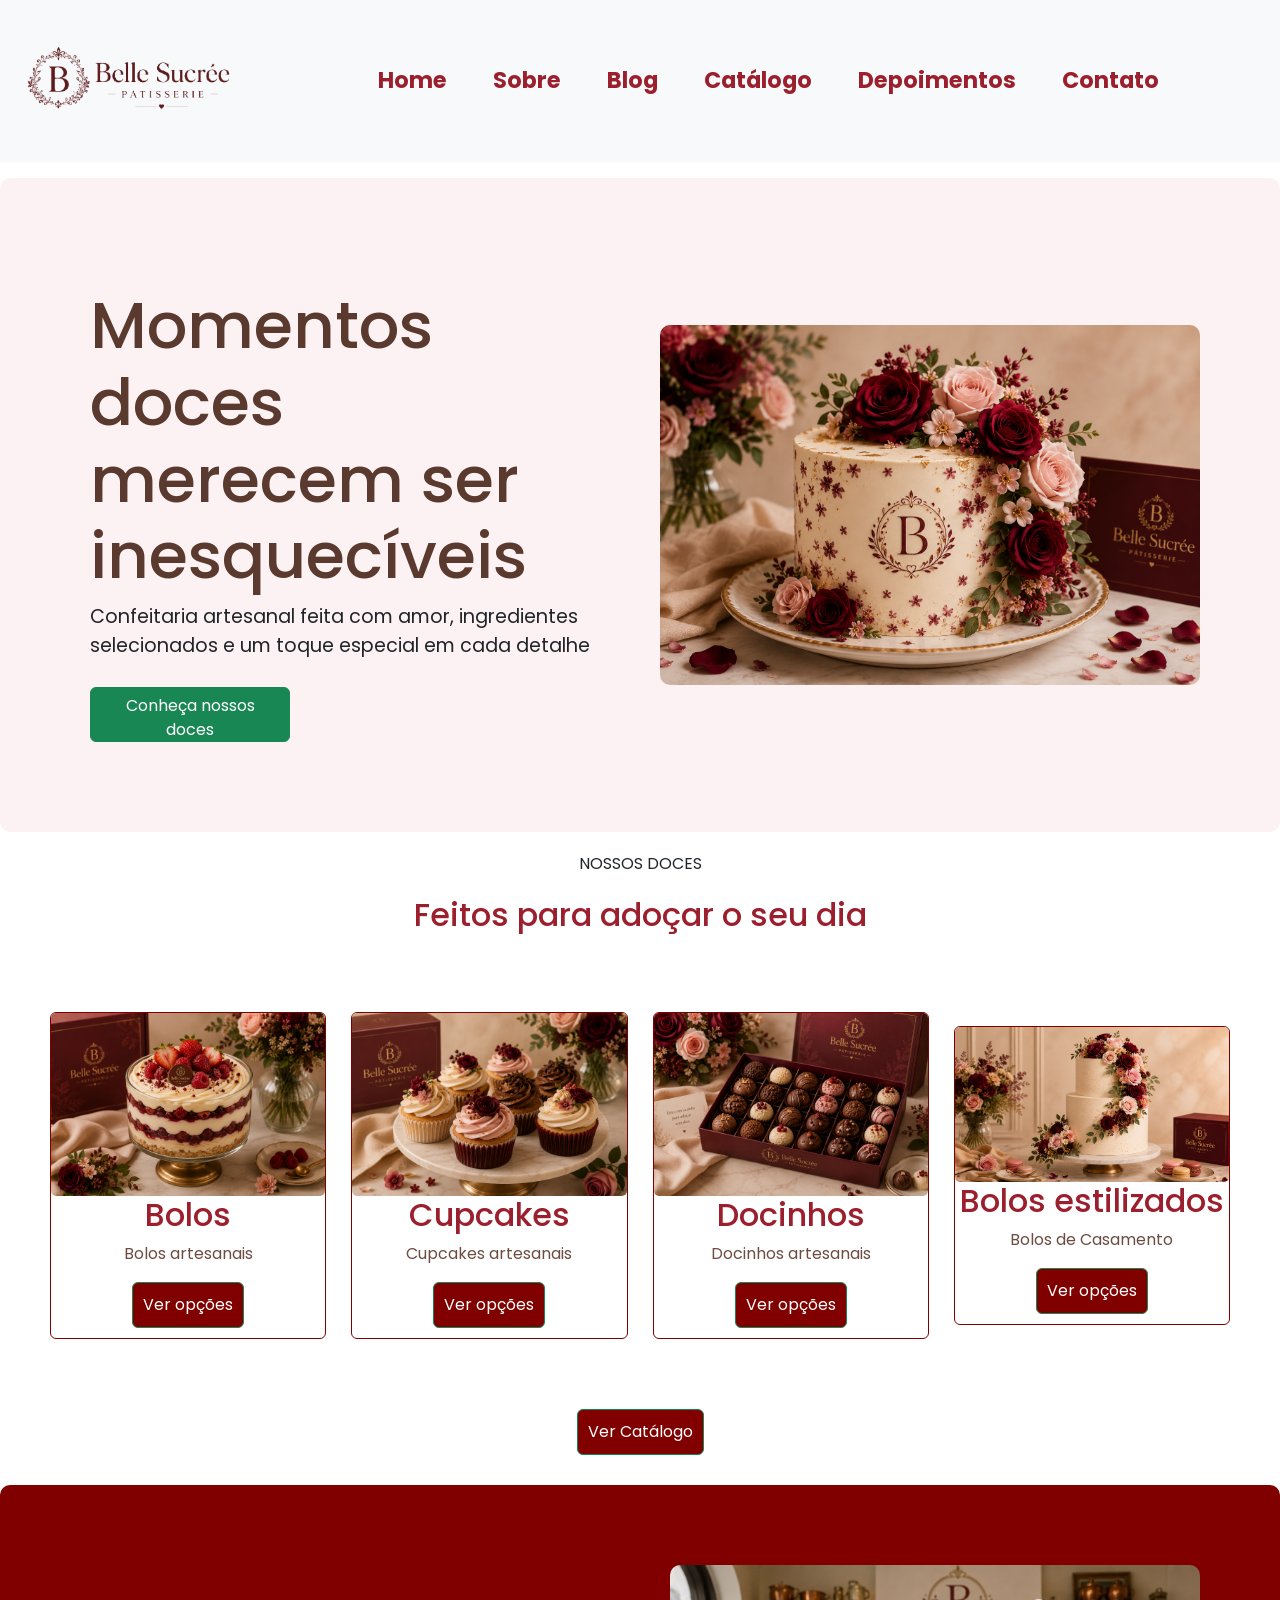
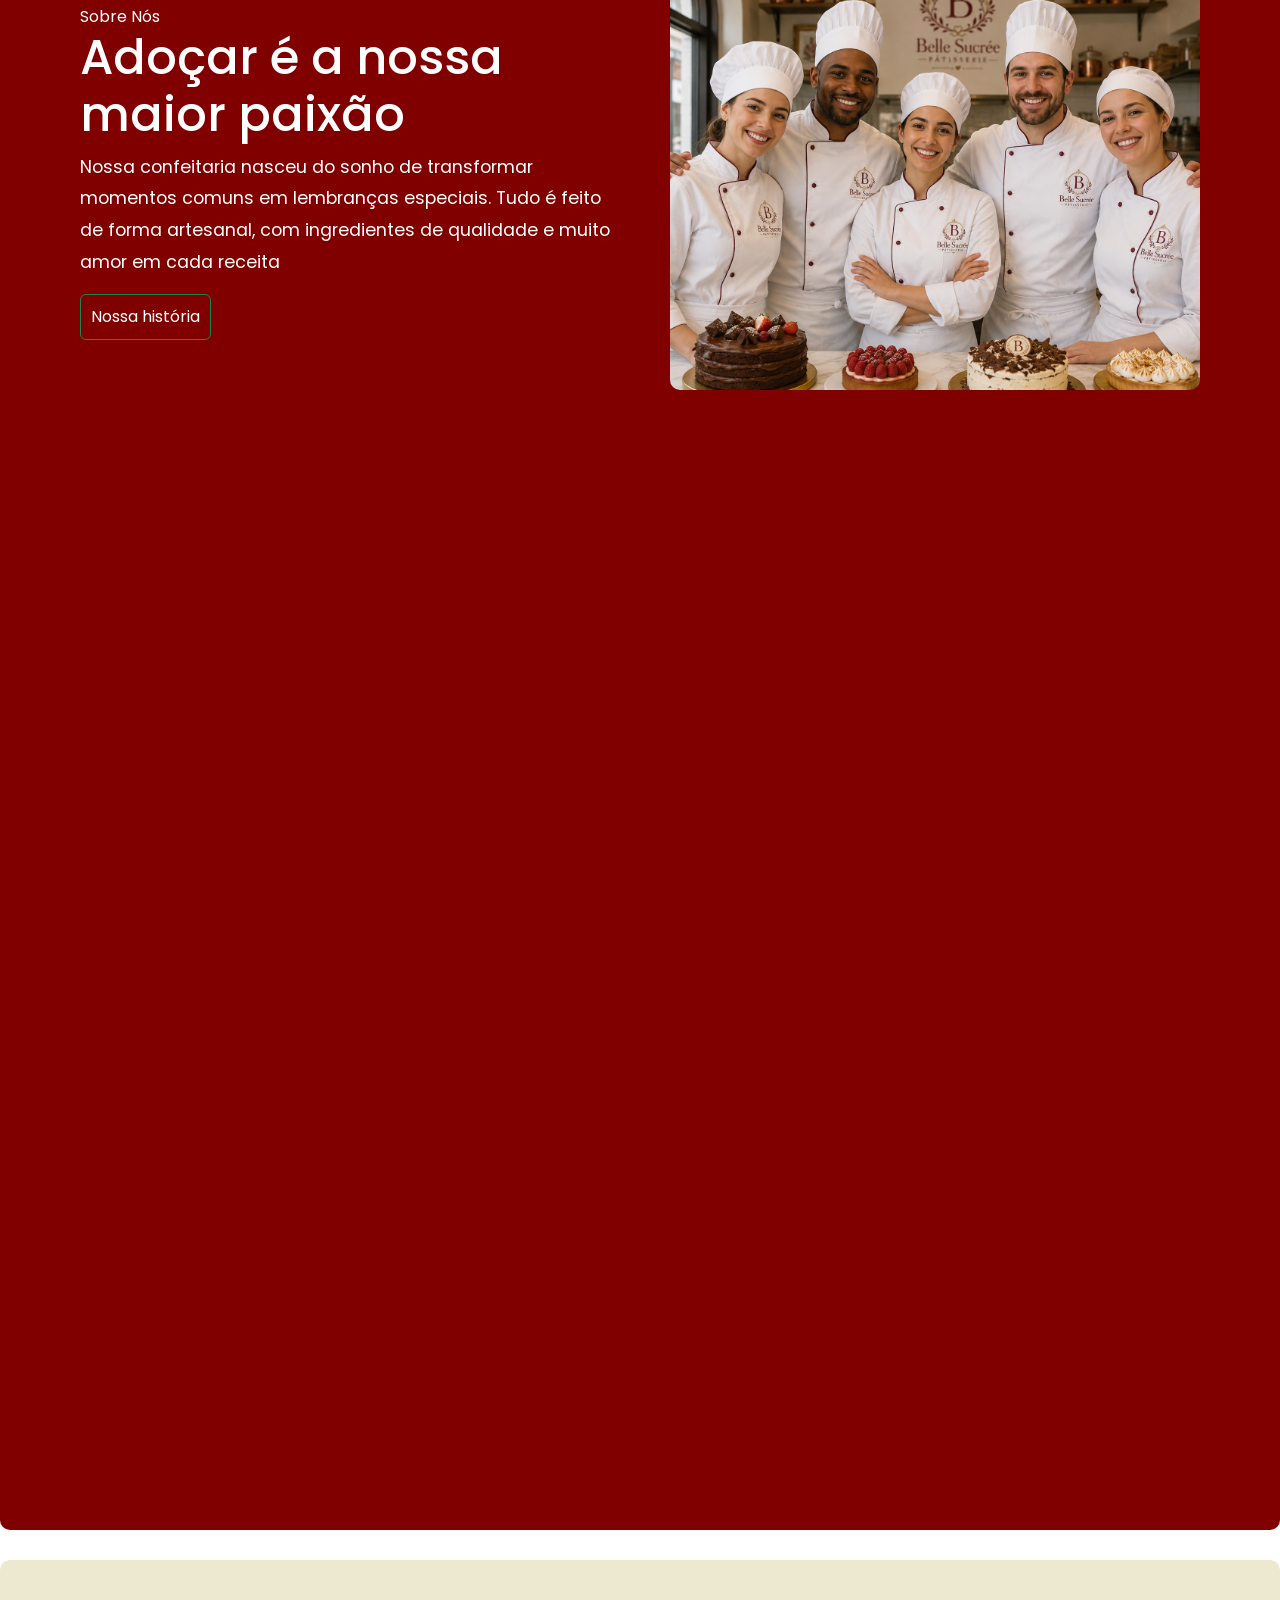
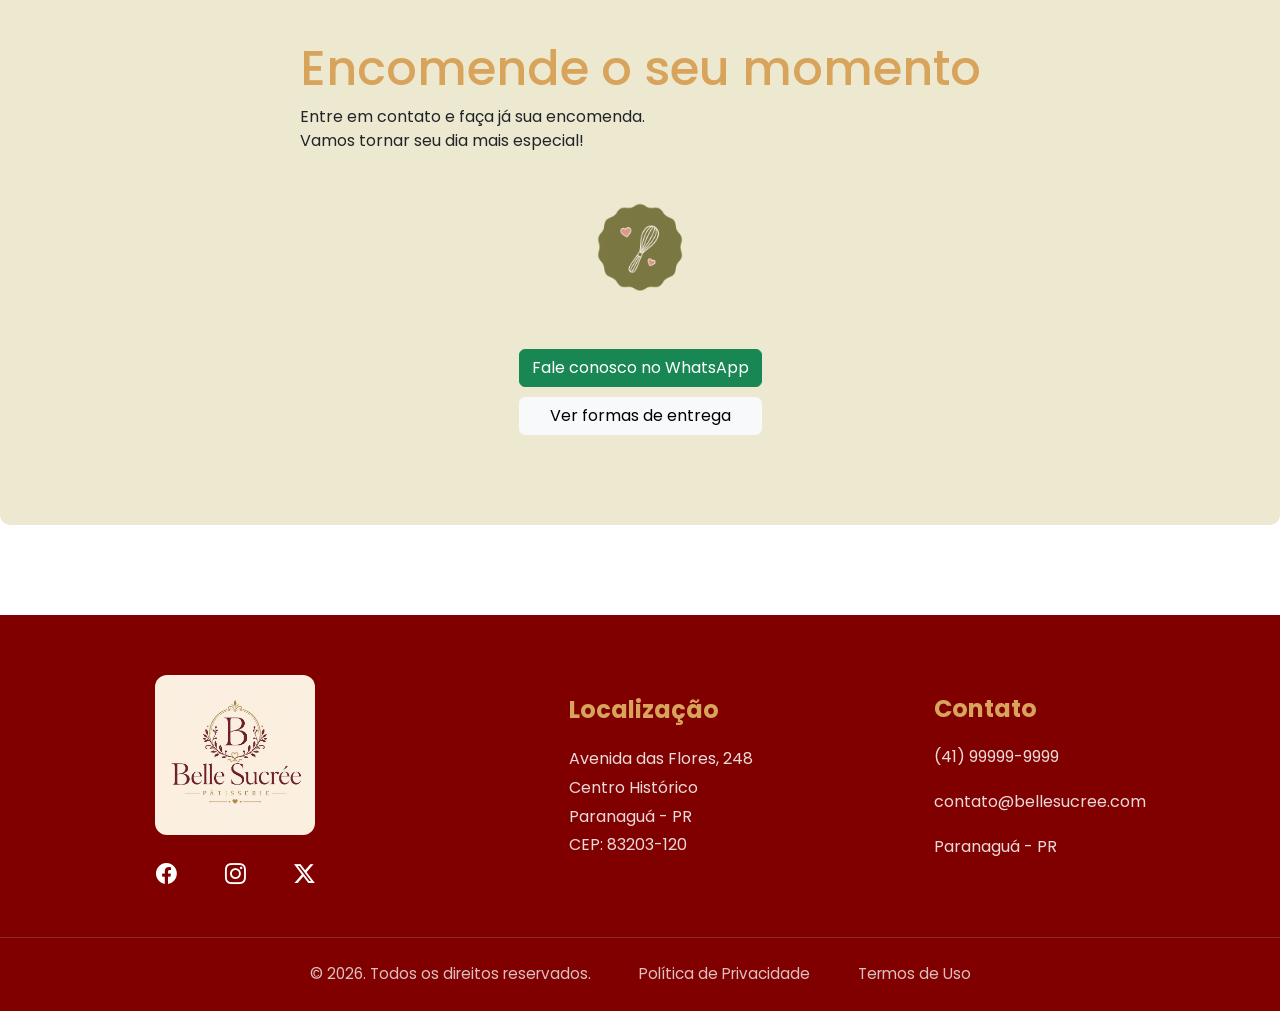
<file: index.html>
<!doctype html>
<html lang="pt-BR">

<head>
  <meta charset="UTF-8" />
  <meta name="viewport" content="width=device-width, initial-scale=1.0" />
  <meta name="description"
    content="Encomende bolos, cupcakes, doces e tortas artesanais para festas e eventos. Sabores irresistíveis, ingredientes selecionados e atendimento personalizado." />
  <meta property="og:title" content="Belle Sucree" />
  <meta property="og:description"
    content="Encomende bolos, cupcakes, doces e tortas artesanais para festas e eventos. Sabores irresistíveis, ingredientes selecionados e atendimento personalizado." />
  <meta property="og:image" content="./assets/logoBelleSucree.jpg" />

  <title>Belle Sucrée</title>
  <link rel="stylesheet" href="https://cdn.jsdelivr.net/npm/bootstrap-icons@1.13.1/font/bootstrap-icons.min.css">
  <link href="https://cdn.jsdelivr.net/npm/bootstrap@5.3.8/dist/css/bootstrap.min.css" rel="stylesheet"
    integrity="sha384-sRIl4kxILFvY47J16cr9ZwB07vP4J8+LH7qKQnuqkuIAvNWLzeN8tE5YBujZqJLB" crossorigin="anonymous" />
  <link rel="preconnect" href="https://fonts.googleapis.com">
  <link rel="preconnect" href="https://fonts.gstatic.com" crossorigin>
  <link
    href="https://fonts.googleapis.com/css2?family=Poppins:ital,wght@0,100;0,200;0,300;0,400;0,500;0,600;0,700;0,800;0,900;1,100;1,200;1,300;1,400;1,500;1,600;1,700;1,800;1,900&display=swap"
    rel="stylesheet">
  <link rel="stylesheet" href="style/homeStyle.css" />
  <link rel="stylesheet" href="./style/default.css">

</head>

<body>
  <div id="app">
    <header>

      <nav class="navbar navbar-expand-lg bg-body-tertiary">
        <div class="container-fluid p-2">
          <a class="navbar-brand" href="#">
            <img class="logo-navbar img-fluid" src="./assets/logo_Belle_sucree_Horizontal-sem-fundo.png" style="height: 75px;" alt=""
              srcset=""></a>
            <button class="navbar-toggler" type="button" data-bs-toggle="collapse"
              data-bs-target="#navbarSupportedContent" aria-controls="navbarSupportedContent" aria-expanded="false"
              aria-label="Toggle navigation">
              <span class="navbar-toggler-icon"></span>
            </button>
            <div class="collapse navbar-collapse " id="navbarSupportedContent">
              <ul class="navbar-nav me-auto mb-2 mb-lg-0 ">
                <li class="nav-item ">
                  <a class="nav-link active linkHeader" aria-current="page" href="#">Home</a>
                </li>
                <li class="nav-item">
                  <a class="nav-link active linkHeader" aria-current="page" href="#sobre">Sobre</a>
                </li>
                  <li class="nav-item">
                  <a class="nav-link active linkHeader" aria-current="page" href="./blog.html">Blog</a>
                </li>
                <li class="nav-item">
                  <a class="nav-link active linkHeader" aria-current="page" href="./catalogo.html">Catálogo</a>
                </li>
                <li class="nav-item">
                  <a class="nav-link active linkHeader" aria-current="page" href="#depoimento">Depoimentos</a>
                </li>
                <li class="nav-item">
                  <a class="nav-link active linkHeader" aria-current="page" href="#contato">Contato</a>
                </li>
              </ul>
            </div>
        </div>
      </nav>
    </header>

    <main id="main">
      <div id="hero">
        <div class="content">
          <h1>Momentos doces merecem ser inesquecíveis</h1>
          <p>
            Confeitaria artesanal feita com amor, ingredientes selecionados e
            um toque especial em cada detalhe
          </p>
          <button class="buttonHero btn btn-success" type="button" style="margin-top: 10px;">Conheça nossos
            doces</button>
        </div>
        <div class="heroImg">
          <img src="./assets/bolo-principal.png" alt="" class="heroDivImg img-fluid" />
        </div>

      </div>

      <span>NOSSOS DOCES</span>
      <h2>Feitos para adoçar o seu dia</h2>
      <section class="cardSection">
        <div class="card">
          <div class="cardImg">
            <img src="./assets/chesscake.png " alt="" class="img-fluid" />
          </div>
          <div class="cardBody">
            <h2>Bolos</h2>
            <p>
              Bolos artesanais
            </p>
          </div>
          <div class="cardButton">
            <button type="button" class="cButton  btn btn-success"><a href="./catalogo.html">Ver opções</a></button>
          </div>
        </div>
        <div class="card">
          <div class="cardImg">
            <img src="./assets/cupcake.png" alt="" class="img-fluid" />
          </div>
          <div class="cardBody">
            <h2>Cupcakes</h2>
            <p>
              Cupcakes artesanais

            </p>
          </div>
          <div class="cardButton">
            <button type="button" class="cButton  btn btn-success"><a href="./catalogo.html">Ver opções</a></button>
          </div>
        </div>
        <div class="card">
          <div class="cardImg">
            <img src="./assets/docinhos.png" alt="" class="img-fluid" />
          </div>
          <div class="cardBody">
            <h2>Docinhos</h2>
            <p>
              Docinhos artesanais
            </p>
          </div>
          <div class="cardButton">
            <button type="button" class="cButton  btn btn-success"><a href="./catalogo.html">Ver opções</a></button>
          </div>
        </div>
        <div class="card">
          <div class="cardImg">
            <img src="./assets/bolo_dois_andares.png" alt="" class="img-fluid" />
          </div>
          <div class="cardBody">
            <h2>Bolos estilizados</h2>
            <p>
              Bolos de Casamento
            </p>
          </div>
          <div class="cardButton">
            <button type="button" class="cButton  btn btn-success"><a href="./catalogo.html">Ver opções</a></button>
          </div>
        </div>

      </section>
      <button type="button" class="btn btn-success cCatalogo"><a href="./catalogo.html">Ver Catálogo</a></button>

      <section class="aboutUs" id="sobre">
        <div class="about">
          <span>Sobre Nós</span>
          <h2>Adoçar é a nossa maior paixão</h2>
          <p>Nossa confeitaria nasceu do sonho de transformar momentos comuns em lembranças especiais. Tudo é feito de
            forma artesanal, com ingredientes de qualidade e muito amor em cada receita</p>

          <button type="button" class="btn btn-success buttonAbout"><a href="./Sobre.html"
              style="text-decoration: none;color: white;">Nossa história</a></button>
        </div>

        <img src="./assets/Equipe.png" alt="" class="img-fluid">

        <div id="carouselExample" class="carousel slide">
          <div class="carousel-inner" id="depoimento">
            <div class="carousel-item active">
              <img src="./assets/comentárioImg.png" class="d-block w-100" alt="...">
            </div>
            <div class="carousel-item">
              <img src="./assets/depoimento2.png" class="d-block w-100" alt="...">
            </div>
            <div class="carousel-item">
              <img src="./assets/depoimento3.png" class="d-block w-100" alt="...">
            </div>
          </div>
          <button class="carousel-control-prev" type="button" data-bs-target="#carouselExa mple" data-bs-slide="prev">
            <span class="carousel-control-prev-icon" aria-hidden="true"></span>
            <span class="visually-hidden">Previous</span>
          </button>
          <button class="carousel-control-next" type="button" data-bs-target="#carouselExample" data-bs-slide="next">
            <span class="carousel-control-next-icon" aria-hidden="true"></span>
            <span class="visually-hidden">Next</span>
          </button>
        </div>
      </section>
      <section class="contato" id="contato">
        <div class="contatoDescription">
          <h3>Encomende o seu momento</h3>
          <p>Entre em contato e faça já sua encomenda.
            <br>
            Vamos tornar seu dia mais especial!
          </p>
        </div>
        <div class="contatoImg">
          <img src="./assets/bauet.png" alt="" class="img-fluid bauet">
        </div>
        <div style="text-align: center; margin-top: 20px; display: flex; flex-direction: column; gap: 10px;">
          <button type="button" class="btn btn-success"><a href="tel:+5541999999999">Fale conosco no
              WhatsApp</a></button>
          <button type="button" class="btn btn-light " style="margin-bottom: 10px;">Ver formas de entrega</button>
        </div>
      </section>
    </main>
    <footer class="footer">

        <div class="footer-container align-items-center">

            <!-- Logo -->

            <div class="footer-col d-flex flex-column">

                <div class="d-flex flex-column align-items-center">

                    <img class="logo-footer" src="./assets/logoBelleSucree.jpg" alt="Belle Sucrée logo">

                    <section class="d-flex gap-5 p-2">
                        <i class="bi bi-facebook"></i>
                        <i class="bi bi-instagram"></i>
                        <i class="bi bi-twitter-x"></i>
                    </section>

                </div>

            </div>

            <!-- localização -->

            <div class="footer-col">

                <h3>Localização</h3>

                <p>
                    Avenida das Flores, 248<br>
                    Centro Histórico<br>
                    Paranaguá - PR<br>
                    CEP: 83203-120
                </p>
            </div>

            <!-- Contato -->

            <div class="footer-col">

                <h3>Contato</h3>

                <p>(41) 99999-9999</p>

                <p>contato@bellesucree.com</p>

                <p>Paranaguá - PR</p>

            </div>

        </div>

        <div class="footer-bottom d-flex gap-5 justify-content-center">

            <span>© 2026. Todos os direitos reservados.</span>
            <span>Política de Privacidade</span>
            <span>Termos de Uso</span>

        </div>

    </footer>
  </div>

  <script src="https://cdn.jsdelivr.net/npm/bootstrap@5.3.8/dist/js/bootstrap.bundle.min.js"
    integrity="sha384-FKyoEForCGlyvwx9Hj09JcYn3nv7wiPVlz7YYwJrWVcXK/BmnVDxM+D2scQbITxI"
    crossorigin="anonymous"></script>
</body>

</html>
</file>
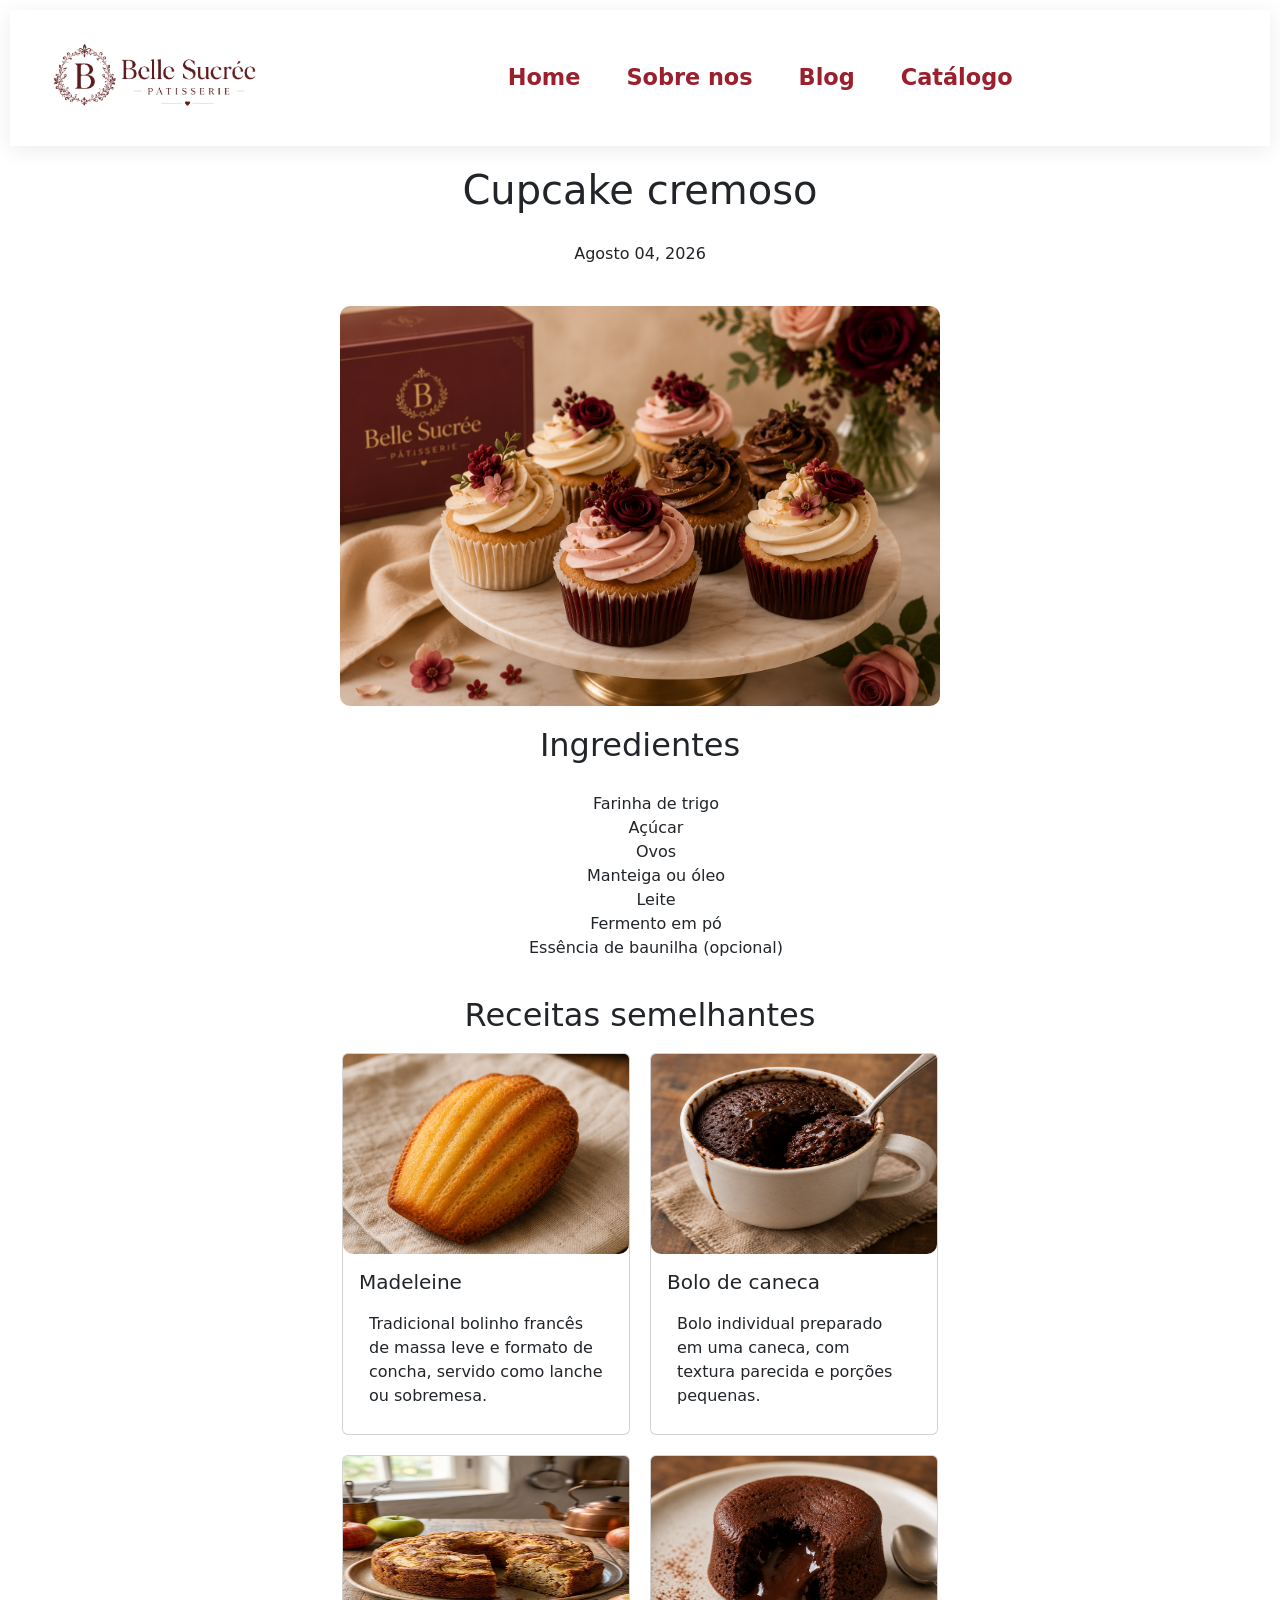
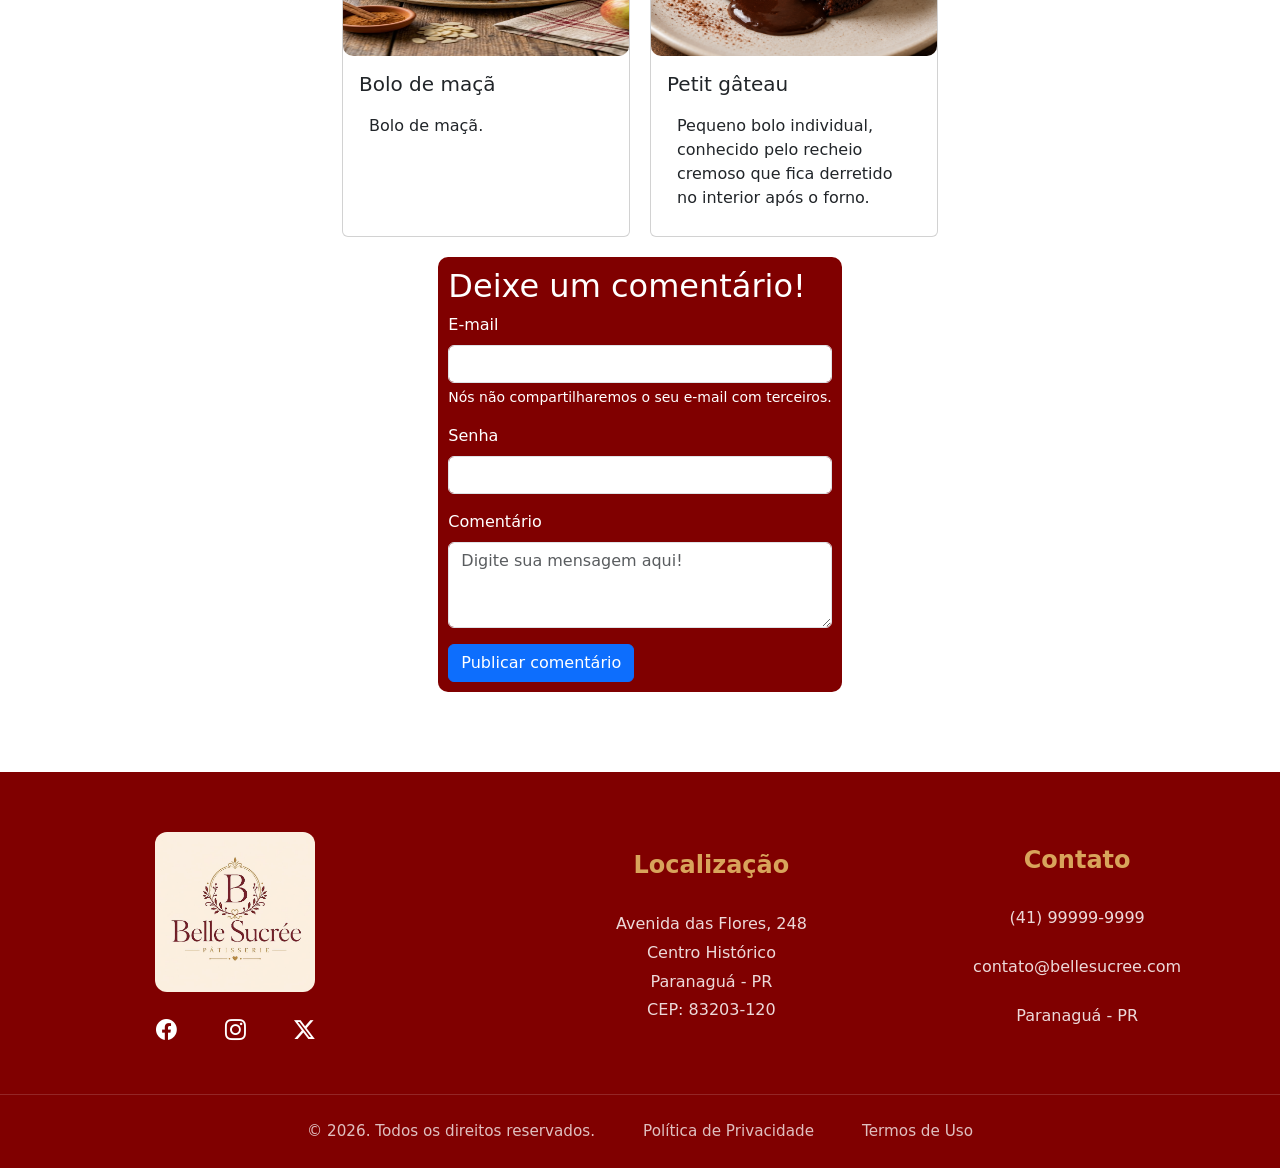
<file: blog.html>
<!DOCTYPE html>
<html lang="pt-BR">

<head>
  <meta charset="UTF-8">
  <meta name="viewport" content="width=device-width, initial-scale=1.0">
  <title>Blog de receita</title>
  <link rel="stylesheet" href="https://cdn.jsdelivr.net/npm/bootstrap-icons@1.13.1/font/bootstrap-icons.min.css">
  <link href="https://cdn.jsdelivr.net/npm/bootstrap@5.3.8/dist/css/bootstrap.min.css" rel="stylesheet" />
  <link rel="stylesheet" href="./style/blogStyle.css">
  <link rel="stylesheet" href="./style/default.css">
</head>

<body>
  <div id="app">
    <header>
      <nav class="navbar navbar-expand-lg navbar-custom ">

        <div class="container-fluid px-4">

          <!-- LOGO -->
          <div class="logo">
            <img class="logo-navbar" src="./assets/logo_Belle_sucree_Horizontal-sem-fundo.png" alt="Belle Sucrée logo">
          </div>

          <!-- BOTÃO MOBILE -->

          <button class="navbar-toggler" type="button" data-bs-toggle="collapse"
            data-bs-target="#navbarSupportedContent" aria-controls="navbarSupportedContent" aria-expanded="false"
            aria-label="Toggle navigation">

            <span class="navbar-toggler-icon"></span>

          </button>

          <!-- MENU -->

          <div class="collapse navbar-collapse" id="navbarSupportedContent">

            <ul class="navbar-nav mx-auto mb-2 mb-lg-0">

              <li class="nav-item">
                <a class="nav-link" href="./index.html">Home</a>
              </li>

              <li class="nav-item">
                <a class="nav-link" href="./Sobre.html">Sobre nos</a>
              </li>

              <li class="nav-item">
                <a class="nav-link" href="./blog.html">Blog</a>
              </li>

              <li class="nav-item">
                <a class="nav-link" href="./catalogo.html">Catálogo</a>
              </li>

            </ul>

          </div>

        </div>

      </nav>
    </header>
    <main class="main">
      <section class="receitasSecao">
        <h1>Cupcake cremoso</h1>
        <span>Agosto 04, 2026</span>
        <div></div>


        <img src="./assets/cupcake.png" alt="" class="img-fluid">
        <h2>Ingredientes</h2>
        <ul>
          <li>Farinha de trigo</li>
          <li>Açúcar</li>
          <li>Ovos</li>
          <li>Manteiga ou óleo</li>
          <li>Leite</li>
          <li>Fermento em pó</li>
          <li>Essência de baunilha (opcional)</li>
        </ul>
      </section>

      <h2>Receitas semelhantes</h2>
      <aside class="receitasSemelhantes">

        <div class="card" style="width: 18rem;">
          <img src="./assets/madaleine.png" class="card-img-top img-fluid" alt="...">
          <div class="card-body">
            <h5 class="card-title">Madeleine</h5>
            <p class="card-text">Tradicional bolinho francês de massa leve e formato de concha, servido como lanche ou
              sobremesa.</p>
          </div>
        </div>
          <div class="card" style="width: 18rem;">
            <img src="./assets/boloDeCaneca.png" class="card-img-top img-fluid" alt="...">
            <div class="card-body">
              <h5 class="card-title">Bolo de caneca</h5>
              <p class="card-text">Bolo individual preparado em uma caneca, com textura parecida e porções pequenas.</p>
            </div>
          </div>
          <div class="card" style="width: 18rem;">
            <img src="./assets/bolomaca.jpg" class="card-img-top img-fluid" alt="...">
            <div class="card-body">
              <h5 class="card-title">Bolo de maçã</h5>
              <p class="card-text">Bolo de maçã.</p>
            </div>
          </div>
          <div class="card" style="width: 18rem;">
            <img src="./assets/petitGateu.png" class="card-img-top img-fluid" alt="...">
            <div class="card-body">
              <h5 class="card-title">Petit gâteau</h5>
              <p class="card-text">Pequeno bolo individual, conhecido pelo recheio cremoso que fica derretido no
                interior após o forno.</p>
            </div>
          </div>
        
      </aside>

      <div class="formulario">
        <h2>Deixe um comentário!</h2>
        <form>
          <div class="mb-3">
            <label for="exampleInputEmail1" class="form-label">E-mail</label>
            <input type="email" class="form-control" id="exampleInputEmail1" aria-describedby="emailHelp">
            <div id="emailHelp" class="form-text">Nós não compartilharemos o seu e-mail com terceiros.</div>
          </div>
          <div class="mb-3">
            <label for="exampleInputPassword1" class="form-label">Senha</label>
            <input type="password" class="form-control" id="exampleInputPassword1">
          </div>
          <div class="mb-3">
            <label for="messageTextarea" class="form-label">Comentário</label>
            <textarea class="form-control" id="messageTextarea" rows="3"
              placeholder="Digite sua mensagem aqui!"></textarea>
          </div>
          <button type="submit" class="btn btn-primary">Publicar comentário</button>
        </form>
      </div>
    </main>

    <footer class="footer">

      <div class="footer-container align-items-center">

        <!-- Logo -->

        <div class="footer-col d-flex flex-column">

          <div class="d-flex flex-column align-items-center">

            <img class="logo-footer" src="./assets/logoBelleSucree.jpg" alt="Belle Sucrée logo">

            <section class="d-flex gap-5 p-2">
              <i class="bi bi-facebook"></i>
              <i class="bi bi-instagram"></i>
              <i class="bi bi-twitter-x"></i>
            </section>

          </div>

        </div>

        <!-- localização -->

        <div class="footer-col">

          <h3>Localização</h3>

          <p>
            Avenida das Flores, 248<br>
            Centro Histórico<br>
            Paranaguá - PR<br>
            CEP: 83203-120
          </p>
        </div>

        <!-- Contato -->

        <div class="footer-col">

          <h3>Contato</h3>

          <p>(41) 99999-9999</p>

          <p>contato@bellesucree.com</p>

          <p>Paranaguá - PR</p>

        </div>

      </div>

      <div class="footer-bottom d-flex gap-5 justify-content-center">

        <span>© 2026. Todos os direitos reservados.</span>
        <span>Política de Privacidade</span>
        <span>Termos de Uso</span>

      </div>

    </footer>
  </div>

  <script src="https://cdn.jsdelivr.net/npm/bootstrap@5.3.8/dist/js/bootstrap.bundle.min.js"
    integrity="sha384-FKyoEForCGlyvwx9Hj09JcYn3nv7wiPVlz7YYwJrWVcXK/BmnVDxM+D2scQbITxI"
    crossorigin="anonymous"></script>
</body>

</html>
</file>
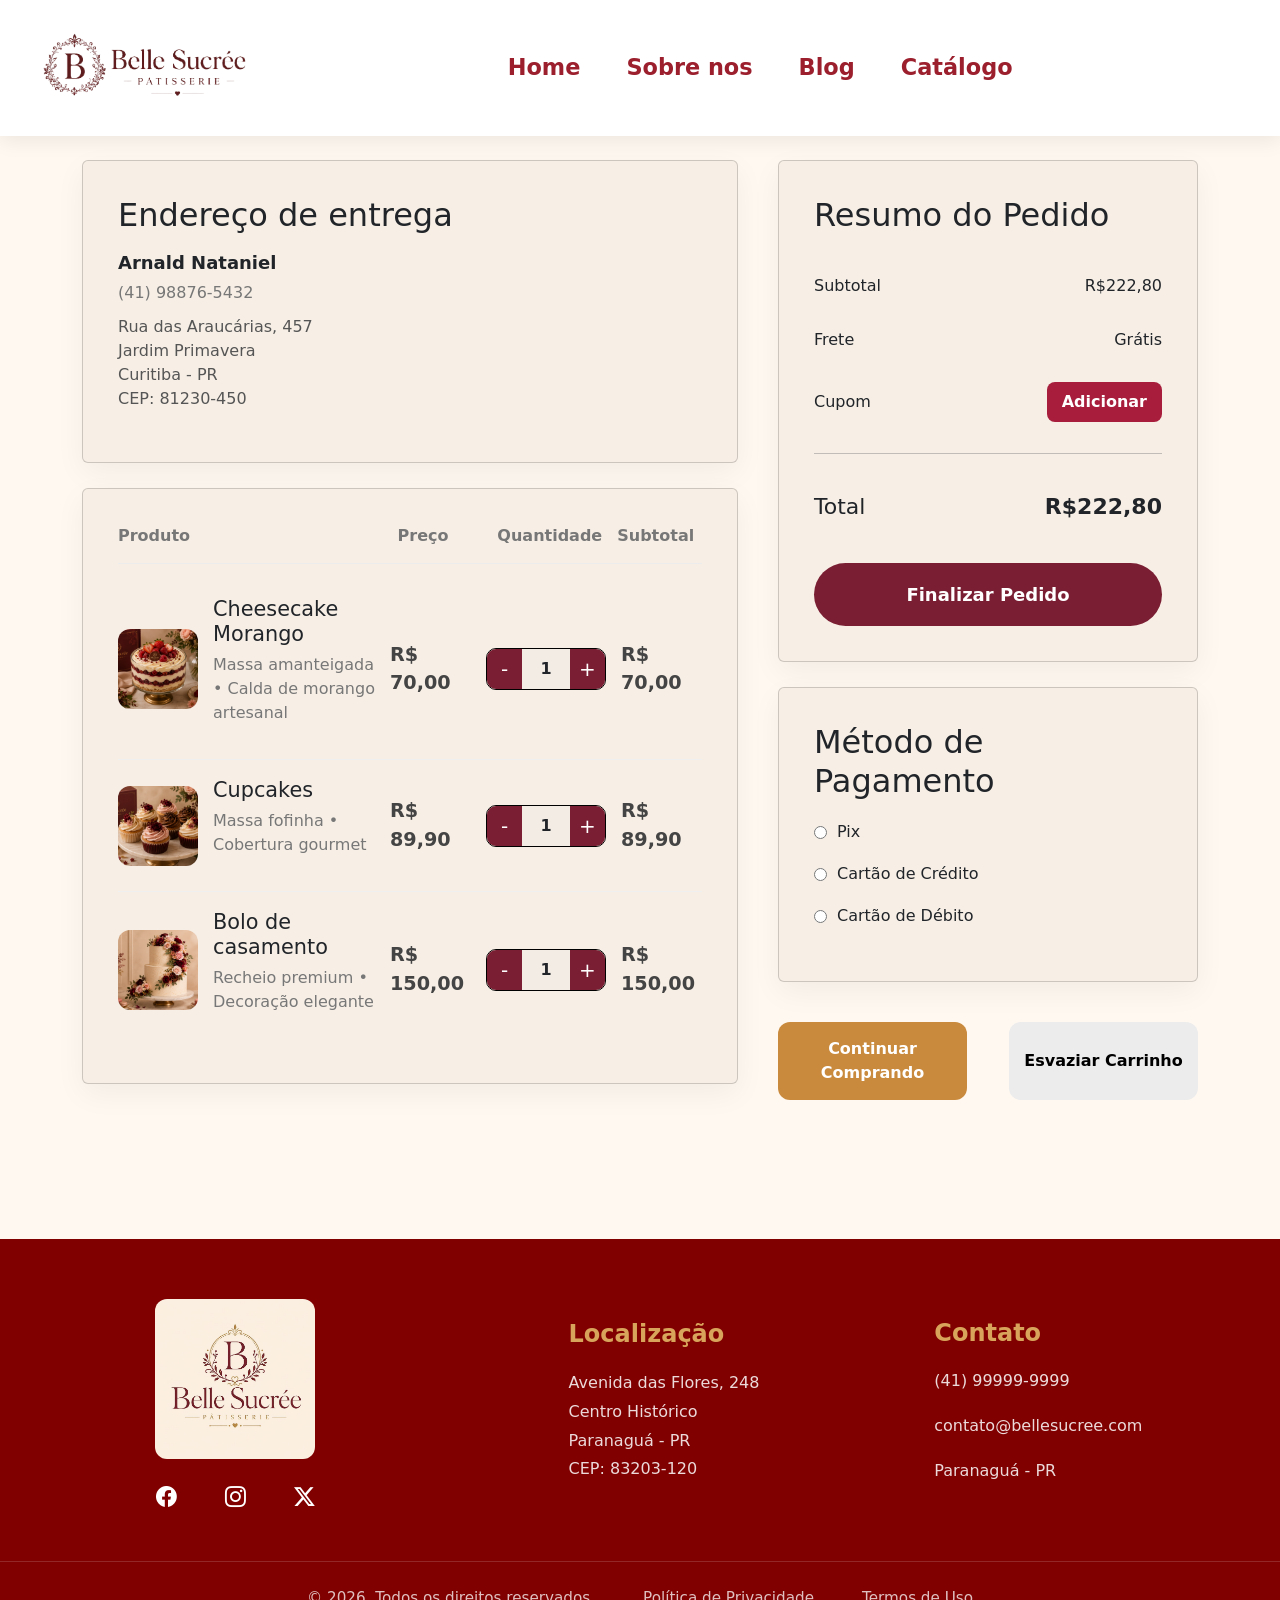
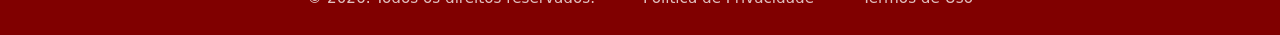
<file: carrinho.html>
<!DOCTYPE html>
<html lang="pt-BR">

<head>
    <meta charset="UTF-8">
    <meta name="viewport" content="width=device-width, initial-scale=1.0">
    <title>Belle Sucrée - Carrinho</title>
    <link rel="stylesheet" href="./style/carrinho.css">
    <link rel="stylesheet" href="https://cdn.jsdelivr.net/npm/bootstrap-icons/font/bootstrap-icons.css">
    <link rel="stylesheet" href="./style/default.css">
    <link href="https://cdn.jsdelivr.net/npm/bootstrap@5.3.8/dist/css/bootstrap.min.css" rel="stylesheet"
        integrity="sha384-sRIl4kxILFvY47J16cr9ZwB07vP4J8+LH7qKQnuqkuIAvNWLzeN8tE5YBujZqJLB" crossorigin="anonymous">
</head>

<body>

    <!-- ================= HEADER ================= -->

    <header>
        <nav class="navbar navbar-expand-lg navbar-custom fixed-top">

            <div class="container-fluid px-4">

                <!-- LOGO -->
                <div class="logo">
                    <img class="logo-navbar" src="./assets/logo_Belle_sucree_Horizontal-sem-fundo.png"
                        alt="Belle Sucrée logo">
                </div>

                <!-- BOTÃO MOBILE -->

                <button class="navbar-toggler" type="button" data-bs-toggle="collapse"
                    data-bs-target="#navbarSupportedContent" aria-controls="navbarSupportedContent"
                    aria-expanded="false" aria-label="Toggle navigation">

                    <span class="navbar-toggler-icon"></span>

                </button>

                <!-- MENU -->

                <div class="collapse navbar-collapse" id="navbarSupportedContent">

                    <ul class="navbar-nav mx-auto mb-2 mb-lg-0">

                        <li class="nav-item">
                            <a class="nav-link" href="./index.html">Home</a>
                        </li>

                        <li class="nav-item">
                            <a class="nav-link" href="./Sobre.html">Sobre nos</a>
                        </li>
                        
                        <li class="nav-item">
                            <a class="nav-link" href="./blog.html">Blog</a>
                        </li>

                        <li class="nav-item">
                            <a class="nav-link" href="./catalogo.html">Catálogo</a>
                        </li>



                    </ul>

                </div>

            </div>

        </nav>
    </header>

    <div class="checkout-container">



        <!-- ================= MAIN ================= -->

        <main>

            <!-- ESQUERDA -->

            <section class="checkout">

                <!-- ENDEREÇO -->

                <div class="card endereco">
                    <h2>Endereço de entrega</h2>

                    <div class="info">
                        <strong>Arnald Nataniel</strong>
                        <span>(41) 98876-5432</span>

                        <p>
                            Rua das Araucárias, 457<br>
                            Jardim Primavera<br>
                            Curitiba - PR<br>
                            CEP: 81230-450
                        </p>
                    </div>
                </div>

                <!-- PRODUTOS -->

                <div class="card scroll">

                    <!-- TÍTULOS CORRIGIDOS -->

                    <div class="titulo-produtos">

                        <span>Produto</span>

                        <div></div>

                        <span>Preço</span>

                        <span>Quantidade</span>

                        <span>Subtotal</span>

                    </div>

                    <!-- PRODUTO -->

                    <div class="produto">

                        <div class="produto-img">
                            <img src="./assets/Cheesecake.png" alt="Cheesecake-de-morango">
                        </div>

                        <div class="produto-info">
                            <h3>Cheesecake Morango</h3>
                            <p>Massa amanteigada • Calda de morango artesanal</p>
                        </div>

                        <div class="preco">
                            R$ 70,00
                        </div>

                        <div class="contador">
                            <button>-</button>
                            <span>1</span>
                            <button>+</button>
                        </div>

                        <div class="subtotal">
                            R$ 70,00
                        </div>

                    </div>



                    <!-- PRODUTO -->

                    <div class="produto">

                        <div class="produto-img">
                            <img src="./assets/cupcakes.png" alt="cupcakes-variados">
                        </div>

                        <div class="produto-info">
                            <h3>Cupcakes</h3>
                            <p>Massa fofinha • Cobertura gourmet</p>
                        </div>

                        <div class="preco">
                            R$ 89,90
                        </div>

                        <div class="contador">
                            <button class="transicao">-</button>
                            <span>1</span>
                            <button>+</button>
                        </div>

                        <div class="subtotal">
                            R$ 89,90
                        </div>

                    </div>

                    <!-- PRODUTO -->

                    <div class="produto">

                        <div class="produto-img">
                            <img src="./assets/bolo_dois_andares.png" alt="bolo-de-casamento">
                        </div>

                        <div class="produto-info">
                            <h3>Bolo de casamento</h3>
                            <p>Recheio premium • Decoração elegante</p>
                        </div>

                        <div class="preco">
                            R$ 150,00
                        </div>

                        <div class="contador">
                            <button>-</button>
                            <span>1</span>
                            <button>+</button>
                        </div>

                        <div class="subtotal">
                            R$ 150,00
                        </div>

                    </div>

                </div>

            </section>

            <!-- DIREITA -->

            <aside>

                <!-- RESUMO -->

                <div class="card resumo">

                    <h2>Resumo do Pedido</h2>

                    <div class="linha">
                        <span>Subtotal</span>
                        <span>R$222,80</span>
                    </div>

                    <div class="linha">
                        <span>Frete</span>
                        <span>Grátis</span>
                    </div>

                    <div class="linha">
                        <span>Cupom</span>
                        <button class="cupom">
                            Adicionar
                        </button>
                    </div>

                    <hr>

                    <div class="linha total">
                        <span>Total</span>
                        <strong>R$222,80</strong>
                    </div>

                    <button class="finalizar">
                        Finalizar Pedido
                    </button>

                </div>

                <!-- PAGAMENTO -->

                <div class="card pagamento">
                    <section>

                        <h2>Método de Pagamento</h2>

                        <label>
                            <input type="radio" name="pagamento">
                            Pix
                        </label>

                        <label>
                            <input type="radio" name="pagamento">
                            Cartão de Crédito
                        </label>

                        <label>
                            <input type="radio" name="pagamento">
                            Cartão de Débito
                        </label>
                    </section>



                </div>
                <div class="d-flex btn-sem-com">

                    <button class="continuar">
                        Continuar Comprando
                    </button>

                    <button class="limpar">
                        Esvaziar Carrinho
                    </button>

                </div>


            </aside>

        </main>

        <!-- ================= FOOTER ================= -->


    </div>
    <footer class="footer">

        <div class="footer-container align-items-center">

            <!-- Logo -->

            <div class="footer-col d-flex flex-column">

                <div class="d-flex flex-column align-items-center">

                    <img class="logo-footer" src="./assets/logoBelleSucree.jpg" alt="Belle Sucrée logo">

                    <section class="d-flex gap-5 p-2">
                        <i class="bi bi-facebook"></i>
                        <i class="bi bi-instagram"></i>
                        <i class="bi bi-twitter-x"></i>
                    </section>

                </div>

            </div>

            <!-- localização -->

            <div class="footer-col">

                <h3>Localização</h3>

                <p>
                    Avenida das Flores, 248<br>
                    Centro Histórico<br>
                    Paranaguá - PR<br>
                    CEP: 83203-120
                </p>
            </div>

            <!-- Contato -->

            <div class="footer-col">

                <h3>Contato</h3>

                <p>(41) 99999-9999</p>

                <p>contato@bellesucree.com</p>

                <p>Paranaguá - PR</p>

            </div>

        </div>

        <div class="footer-bottom d-flex gap-5 justify-content-center">

            <span>© 2026. Todos os direitos reservados.</span>
            <span>Política de Privacidade</span>
            <span>Termos de Uso</span>

        </div>

    </footer>
    <script src="https://cdn.jsdelivr.net/npm/bootstrap@5.3.8/dist/js/bootstrap.bundle.min.js"
        integrity="sha384-FKyoEForCGlyvwx9Hj09JcYn3nv7wiPVlz7YYwJrWVcXK/BmnVDxM+D2scQbITxI"
        crossorigin="anonymous"></script>

</body>

</html>
</file>
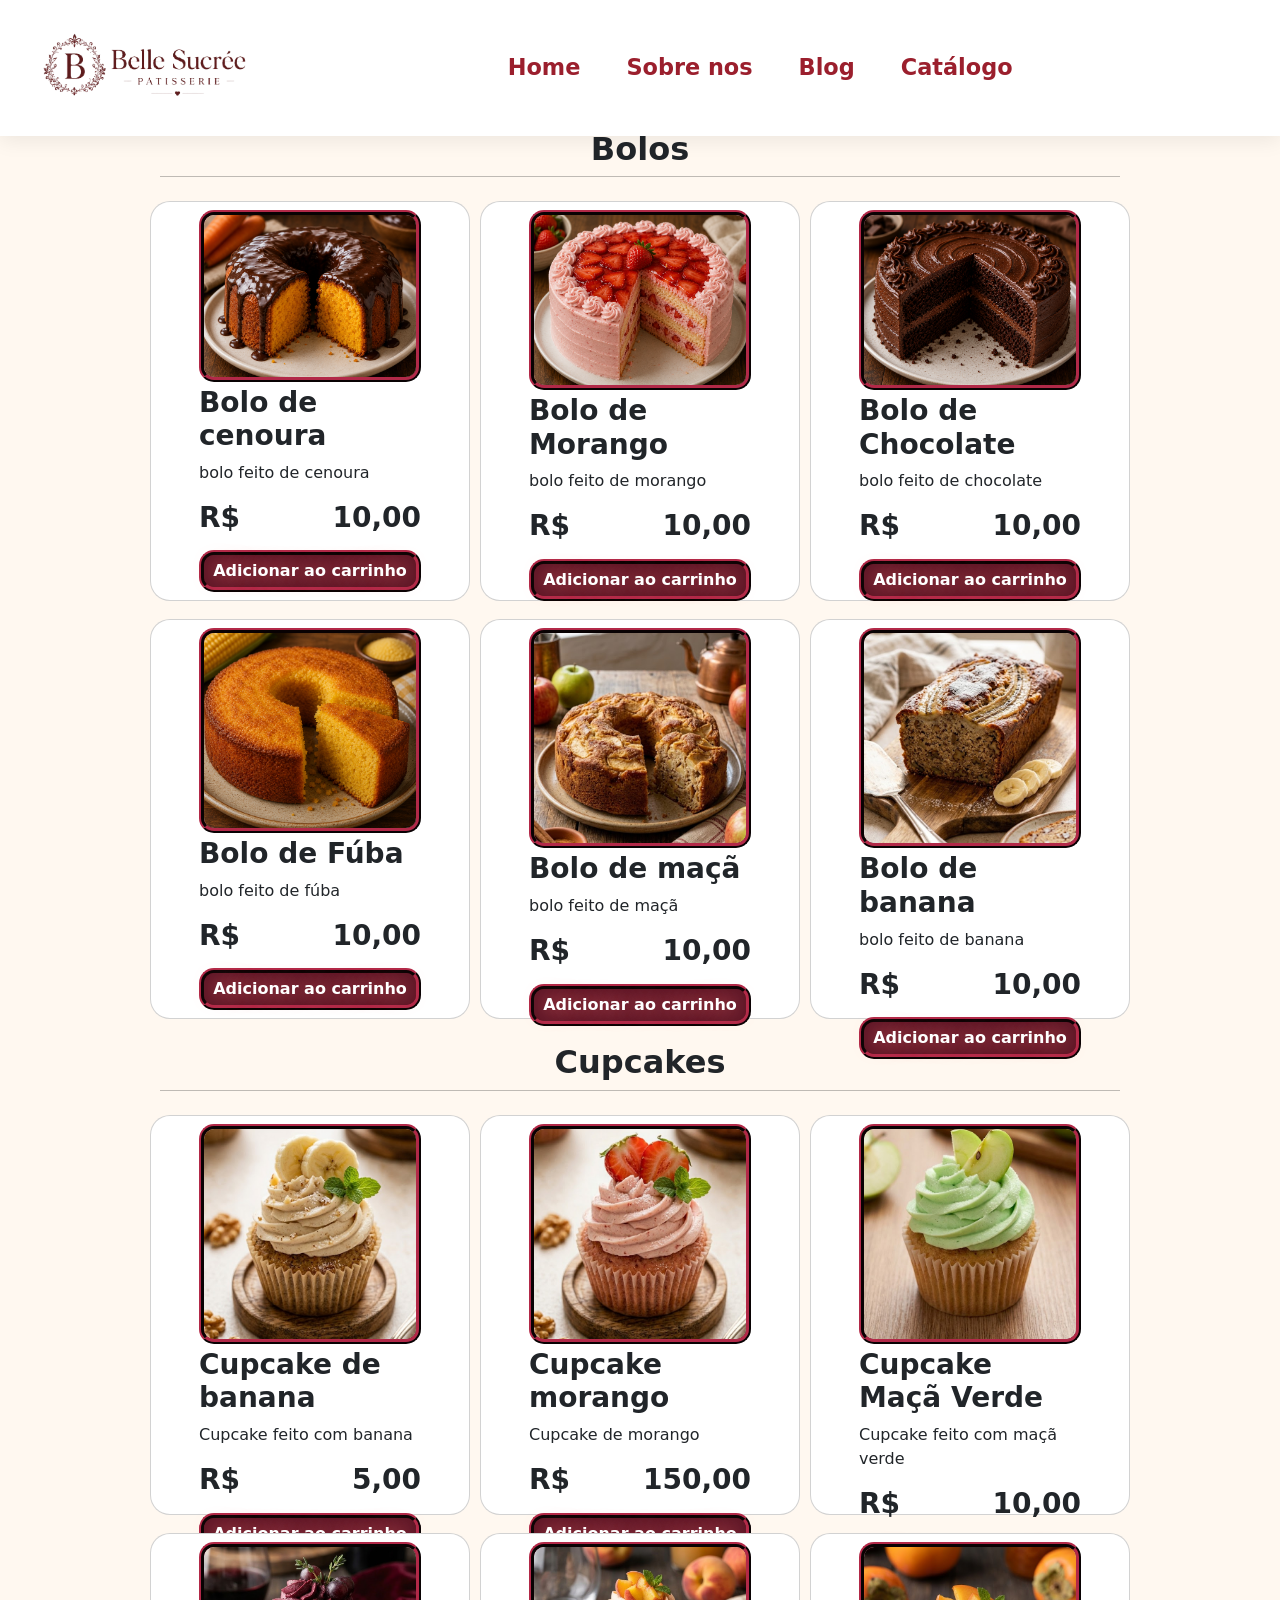
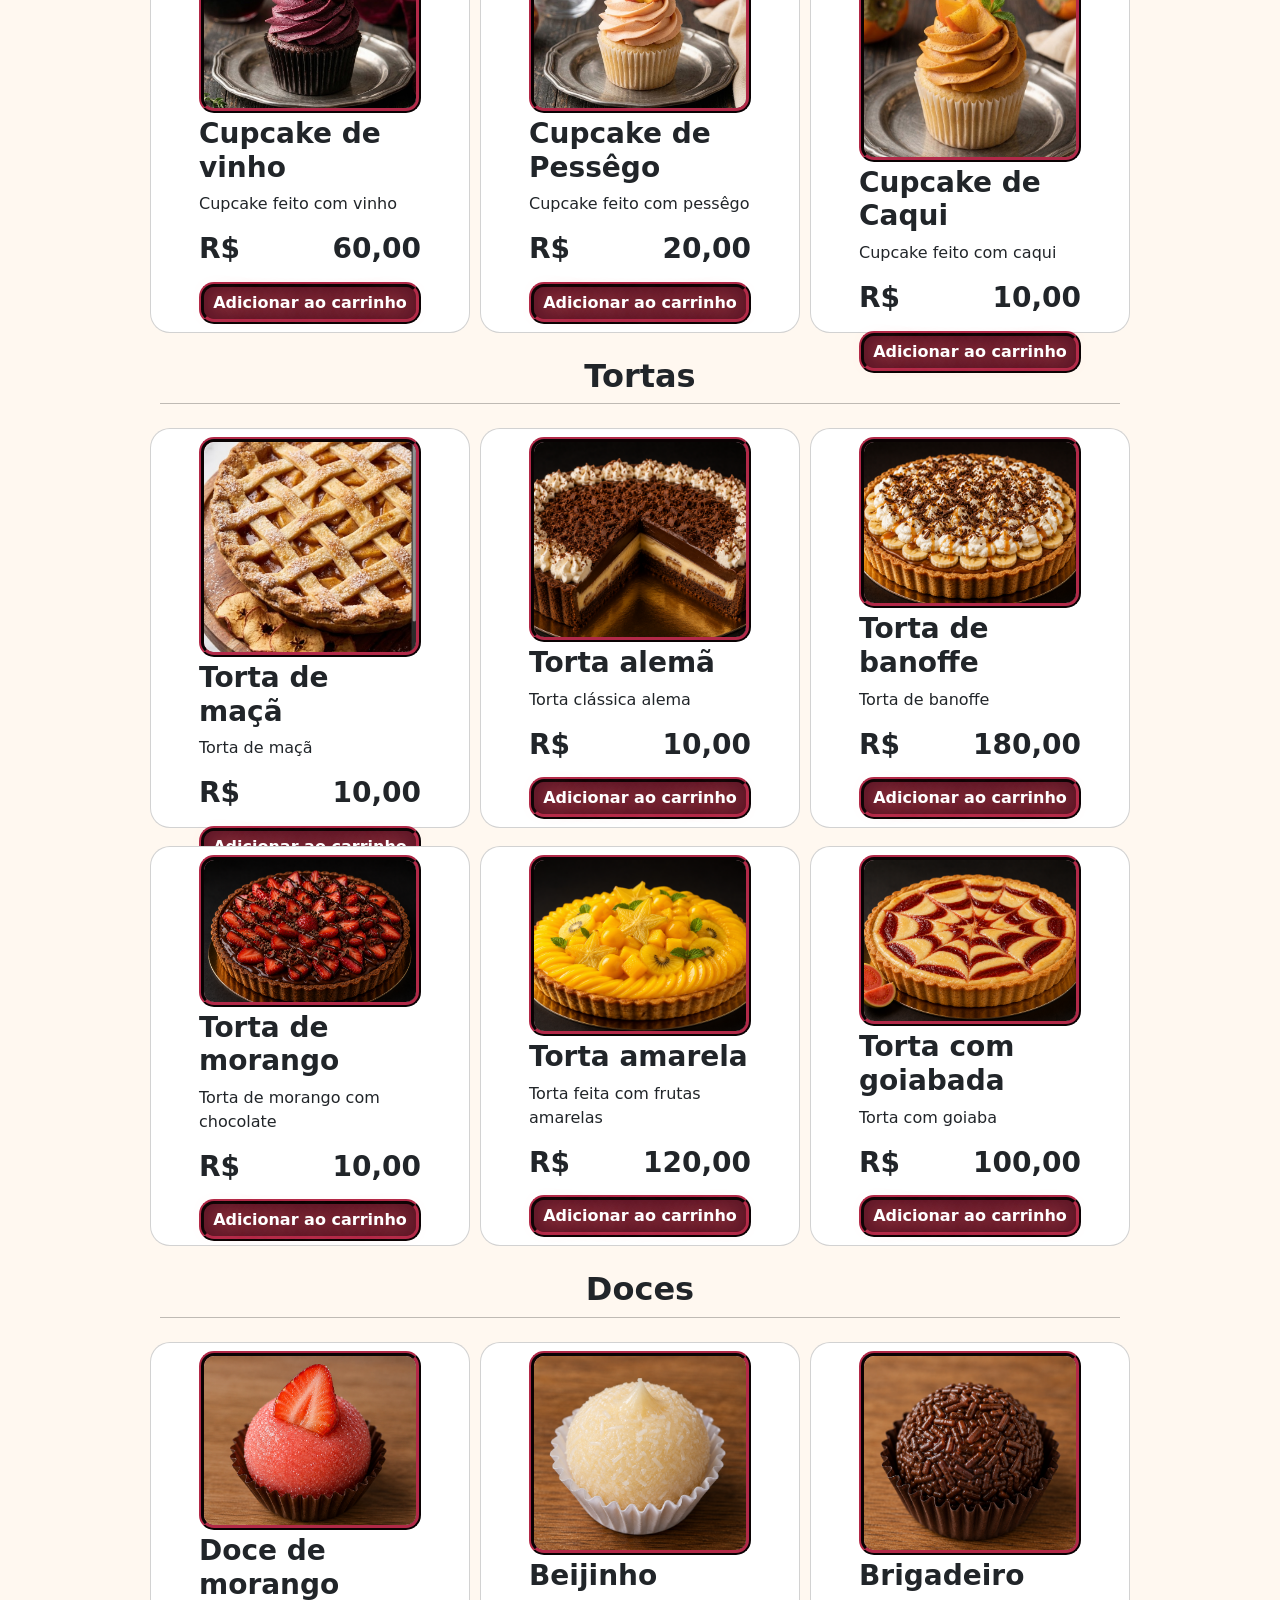
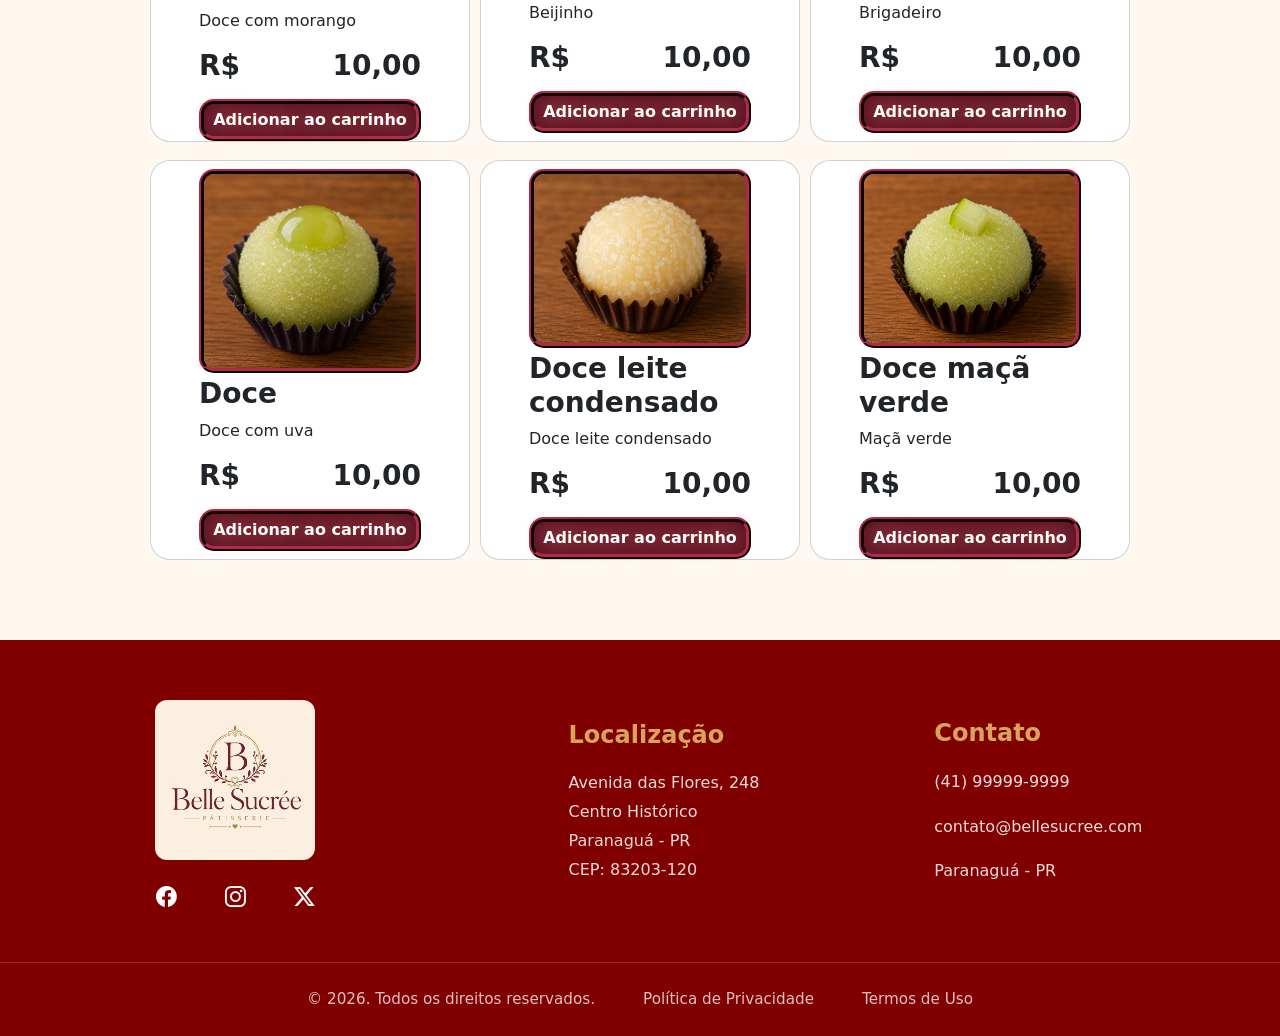
<file: catalogo.html>
<!doctype html>
<html lang="pt-br">
  <head>
    <meta charset="UTF-8" />
    <meta name="viewport" content="width=device-width, initial-scale=1.0" />
    <link
      rel="stylesheet"
      href="https://cdn.jsdelivr.net/npm/bootstrap-icons/font/bootstrap-icons.css"
    />
    <link
      href="https://cdn.jsdelivr.net/npm/bootstrap@5.3.8/dist/css/bootstrap.min.css"
      rel="stylesheet"
      integrity="sha384-sRIl4kxILFvY47J16cr9ZwB07vP4J8+LH7qKQnuqkuIAvNWLzeN8tE5YBujZqJLB"
      crossorigin="anonymous"
    />
    <link rel="stylesheet" type="text/css" href="./style/catalogo.css" />
    <link rel="stylesheet" type="text/css" href="./style/default.css" />

    <title>Belle Sucrée - Catálogo</title>
    <style>
      .row {
        margin: 0 !important;
        padding: 0 !important;
      }

      .preco::before {
        content: "R$ ";
      }
    </style>
  </head>

  <body class="bg-main">
    <header>
      <nav class="navbar navbar-expand-lg navbar-custom fixed-top">
        <div class="container-fluid px-4">
          <!-- LOGO -->
          <div class="logo">
            <img
              class="logo-navbar"
              src="./assets/logo_Belle_sucree_Horizontal-sem-fundo.png"
              alt="Belle Sucrée logo"
            />
          </div>

          <!-- BOTÃO MOBILE -->

          <button
            class="navbar-toggler"
            type="button"
            data-bs-toggle="collapse"
            data-bs-target="#navbarSupportedContent"
            aria-controls="navbarSupportedContent"
            aria-expanded="false"
            aria-label="Toggle navigation"
          >
            <span class="navbar-toggler-icon"></span>
          </button>

          <!-- MENU -->

          <div class="collapse navbar-collapse" id="navbarSupportedContent">
            <ul class="navbar-nav mx-auto mb-2 mb-lg-0">
              <li class="nav-item">
                <a class="nav-link" href="./index.html">Home</a>
              </li>

              <li class="nav-item">
                <a class="nav-link" href="./Sobre.html">Sobre nos</a>
              </li>

              <li class="nav-item">
                <a class="nav-link" href="./blog.html">Blog</a>
              </li>

              <li class="nav-item">
                <a class="nav-link" href="./catalogo.html">Catálogo</a>
              </li>
            </ul>
          </div>
        </div>
      </nav>
    </header>

    <div class="checkout-container">
      <main>
        <section class="row justify-content-center">
          <h2 id="bolos" class="text-center fw-bold mt-4">Bolos</h2>
          <hr class="w-75 text-black" />
          <div class="produtos row g-1 g-xl-2">
            <div
              class="card col-12 col-md-4 col-lg-3 col-xl-3 px-xl-5 p-2 h-400px"
            >
              <div class="w-100 img d-flex justify-content-center mb-1">
                <img src="./assets/bolocenoura.png" alt="imagem do produto" />
              </div>
              <div class="info mb-2">
                <h3 class="fw-bold">Bolo de cenoura</h3>
                <p>bolo feito de cenoura</p>
                <h3 class="preco fw-bold d-flex justify-content-between">
                  10,00
                </h3>
              </div>
              <button class="p-1 rounded-3" type="button">
                Adicionar ao carrinho
              </button>
            </div>
            <div
              class="card col-12 col-md-4 col-lg-3 col-xl-3 px-xl-5 p-2 h-400px"
            >
              <div class="w-100 img d-flex justify-content-center mb-1">
                <img src="./assets/bolomorango.png" alt="imagem do produto" />
              </div>
              <div class="info mb-2">
                <h3 class="fw-bold">Bolo de Morango</h3>
                <p>bolo feito de morango</p>
                <h3 class="preco fw-bold d-flex justify-content-between">
                  10,00
                </h3>
              </div>
              <button class="p-1 rounded-3" type="button">
                Adicionar ao carrinho
              </button>
            </div>
            <div
              class="card col-12 col-md-4 col-lg-3 col-xl-3 px-xl-5 p-2 h-400px"
            >
              <div class="w-100 img d-flex justify-content-center mb-1">
                <img src="./assets/bolochocolate.png" alt="imagem do produto" />
              </div>
              <div class="info mb-2">
                <h3 class="fw-bold">Bolo de Chocolate</h3>
                <p>bolo feito de chocolate</p>
                <h3 class="preco fw-bold d-flex justify-content-between">
                  10,00
                </h3>
              </div>
              <button class="p-1 rounded-3" type="button">
                Adicionar ao carrinho
              </button>
            </div>
            <div
              class="card col-12 col-md-4 col-lg-3 col-xl-3 px-xl-5 p-2 h-400px"
            >
              <div class="w-100 img d-flex justify-content-center mb-1">
                <img src="./assets/boloFuba.png" alt="imagem do produto" />
              </div>
              <div class="info mb-2">
                <h3 class="fw-bold">Bolo de Fúba</h3>
                <p>bolo feito de fúba</p>
                <h3 class="preco fw-bold d-flex justify-content-between">
                  10,00
                </h3>
              </div>
              <button class="p-1 rounded-3" type="button">
                Adicionar ao carrinho
              </button>
            </div>
            <div
              class="card col-12 col-md-4 col-lg-3 col-xl-3 px-xl-5 p-2 h-400px"
            >
              <div class="w-100 img d-flex justify-content-center mb-1">
                <img src="./assets/bolomaca.jpg" alt="imagem do produto" />
              </div>
              <div class="info mb-2">
                <h3 class="fw-bold">Bolo de maçã</h3>
                <p>bolo feito de maçã</p>
                <h3 class="preco fw-bold d-flex justify-content-between">
                  10,00
                </h3>
              </div>
              <button class="p-1 rounded-3" type="button">
                Adicionar ao carrinho
              </button>
            </div>
            <div
              class="card col-12 col-md-4 col-lg-3 col-xl-3 px-xl-5 p-2 h-400px"
            >
              <div class="w-100 img d-flex justify-content-center mb-1">
                <img src="./assets/bolobanana.jpg" alt="imagem do produto" />
              </div>
              <div class="info mb-2">
                <h3 class="fw-bold">Bolo de banana</h3>
                <p>bolo feito de banana</p>
                <h3 class="preco fw-bold d-flex justify-content-between">
                  10,00
                </h3>
              </div>
              <button class="p-1 rounded-3" type="button">
                Adicionar ao carrinho
              </button>
            </div>
          </div>
        </section>
        <section class="row justify-content-center">
          <h2 id="cupcakes" class="text-center fw-bold mt-4">Cupcakes</h2>
          <hr class="w-75 text-black" />
          <div class="produtos row g-1 g-xl-2">
            <div
              class="card col-12 col-md-4 col-lg-3 col-xl-3 p-2 px-xl-5 h-400px"
            >
              <div class="w-100 img d-flex justify-content-center mb-1">
                <img src="./assets/cupcakebanana.jpg" alt="imagem do produto" />
              </div>
              <div class="info mb-2">
                <h3 class="fw-bold">Cupcake de banana</h3>
                <p>Cupcake feito com banana</p>
                <h3 class="preco fw-bold d-flex justify-content-between">
                  5,00
                </h3>
              </div>
              <button class="p-1 rounded-3" type="button">
                Adicionar ao carrinho
              </button>
            </div>
            <div
              class="card col-12 col-md-4 col-lg-3 col-xl-3 p-2 px-xl-5 h-400px"
            >
              <div class="w-100 img d-flex justify-content-center mb-1">
                <img
                  src="./assets/cupcakemorango.jpg"
                  alt="imagem do produto"
                />
              </div>
              <div class="info mb-2">
                <h3 class="fw-bold">Cupcake morango</h3>
                <p>Cupcake de morango</p>
                <h3 class="preco fw-bold d-flex justify-content-between">
                  150,00
                </h3>
              </div>
              <button class="p-1 rounded-3" type="button">
                Adicionar ao carrinho
              </button>
            </div>
            <div
              class="card col-12 col-md-4 col-lg-3 col-xl-3 p-2 px-xl-5 h-400px"
            >
              <div class="w-100 img d-flex justify-content-center mb-1">
                <img
                  src="./assets/cupcakemacaverde.jpg"
                  alt="imagem do produto"
                />
              </div>
              <div class="info mb-2">
                <h3 class="fw-bold">Cupcake Maçã Verde</h3>
                <p>Cupcake feito com maçã verde</p>
                <h3 class="preco fw-bold d-flex justify-content-between">
                  10,00
                </h3>
              </div>
              <button class="p-1 rounded-3" type="button">
                Adicionar ao carrinho
              </button>
            </div>
            <div
              class="card col-12 col-md-4 col-lg-3 col-xl-3 p-2 px-xl-5 h-400px"
            >
              <div class="w-100 img d-flex justify-content-center mb-1">
                <img src="./assets/cupcakevinho.jpg" alt="imagem do produto" />
              </div>
              <div class="info mb-2">
                <h3 class="fw-bold">Cupcake de vinho</h3>
                <p>Cupcake feito com vinho</p>
                <h3 class="preco fw-bold d-flex justify-content-between">
                60,00
                </h3>
              </div>
              <button class="p-1 rounded-3" type="button">
                Adicionar ao carrinho
              </button>
            </div>
            <div
              class="card col-12 col-md-4 col-lg-3 col-xl-3 p-2 px-xl-5 h-400px"
            >
              <div class="w-100 img d-flex justify-content-center mb-1">
                <img
                  src="./assets/cupcakepessego.jpg"
                  alt="imagem do produto"
                />
              </div>
              <div class="info mb-2">
                <h3 class="fw-bold">Cupcake de Pessêgo</h3>
                <p>Cupcake feito com pessêgo</p>
                <h3 class="preco fw-bold d-flex justify-content-between">
                  20,00
                </h3>
              </div>
              <button class="p-1 rounded-3" type="button">
                Adicionar ao carrinho
              </button>
            </div>
            <div
              class="card col-12 col-md-4 col-lg-3 col-xl-3 p-2 px-xl-5 h-400px"
            >
              <div class="w-100 img d-flex justify-content-center mb-1">
                <img src="./assets/cupcakecaqui.jpg" alt="imagem do produto" />
              </div>
              <div class="info mb-2">
                <h3 class="fw-bold">Cupcake de Caqui</h3>
                <p>Cupcake feito com caqui</p>
                <h3 class="preco fw-bold d-flex justify-content-between">
                  10,00
                </h3>
              </div>
              <button class="p-1 rounded-3" type="button">
                Adicionar ao carrinho
              </button>
            </div>
          </div>
        </section>
        <section class="row justify-content-center">
          <h2 id="tortas" class="text-center fw-bold mt-4">Tortas</h2>
          <hr class="w-75 text-black" />
          <div class="produtos row g-1 g-xl-2">
            <div
              class="card col-12 col-md-4 col-lg-3 col-xl-3 p-2 px-xl-5 h-400px"
            >
              <div class="w-100 img d-flex justify-content-center mb-1">
                <img src="./assets/tortamaca.jpg" alt="imagem do produto" />
              </div>
              <div class="info mb-2">
                <h3 class="fw-bold">Torta de maçã</h3>
                <p>Torta de maçã</p>
                <h3 class="preco fw-bold d-flex justify-content-between">
                  10,00
                </h3>
              </div>
              <button class="p-1 rounded-3" type="button">
                Adicionar ao carrinho
              </button>
            </div>
            <div
              class="card col-12 col-md-4 col-lg-3 col-xl-3 p-2 px-xl-5 h-400px"
            >
              <div class="w-100 img d-flex justify-content-center mb-1">
                <img
                  src="./assets/tortaalema.png"
                  alt="imagem do produto"
                />
              </div>
              <div class="info mb-2">
                <h3 class="fw-bold">Torta alemã</h3>
                <p>Torta clássica alema</p>
                <h3 class="preco fw-bold d-flex justify-content-between">
                  10,00
                </h3>
              </div>
              <button class="p-1 rounded-3" type="button">Adicionar ao carrinho</button>
            </div>
            <div
              class="card col-12 col-md-4 col-lg-3 col-xl-3 p-2 px-xl-5 h-400px"
            >
              <div class="w-100 img d-flex justify-content-center mb-1">
                <img
                  src="./assets/tortabanoffe.png"
                  alt="imagem do produto"
                />
              </div>
              <div class="info mb-2">
                <h3 class="fw-bold">Torta de banoffe</h3>
                <p>Torta de banoffe</p>
                <h3 class="preco fw-bold d-flex justify-content-between">
                  180,00
                </h3>
              </div>
              <button class="p-1 rounded-3" type="button">Adicionar ao carrinho</button>
            </div>
            <div
              class="card col-12 col-md-4 col-lg-3 col-xl-3 p-2 px-xl-5 h-400px"
            >
              <div class="w-100 img d-flex justify-content-center mb-1">
                <img
                  src="./assets/tortachocolate.png"
                  alt="imagem do produto"
                />
              </div>
              <div class="info mb-2">
                <h3 class="fw-bold">Torta de morango</h3>
                <p>Torta de morango com chocolate</p>
                <h3 class="preco fw-bold d-flex justify-content-between">
                  10,00
                </h3>
              </div>
              <button class="p-1 rounded-3" type="button">Adicionar ao carrinho</button>
            </div>
            <div
              class="card col-12 col-md-4 col-lg-3 col-xl-3 p-2 px-xl-5 h-400px"
            >
              <div class="w-100 img d-flex justify-content-center mb-1">
                <img
                  src="./assets/tortadourada.png"
                  alt="imagem do produto"
                />
              </div>
              <div class="info mb-2">
                <h3 class="fw-bold">Torta amarela</h3>
                <p>Torta feita com frutas amarelas</p>
                <h3 class="preco fw-bold d-flex justify-content-between">
                  120,00
                </h3>
              </div>
              <button class="p-1 rounded-3" type="button">Adicionar ao carrinho</button>
            </div>
            <div
              class="card col-12 col-md-4 col-lg-3 col-xl-3 p-2 px-xl-5 h-400px"
            >
              <div class="w-100 img d-flex justify-content-center mb-1">
                <img
                  src="./assets/tortagoiabada.png"
                  alt="imagem do produto"
                />
              </div>
              <div class="info mb-2">
                <h3 class="fw-bold">Torta com goiabada</h3>
                <p>Torta com goiaba</p>
                <h3 class="preco fw-bold d-flex justify-content-between">
                  100,00
                </h3>
              </div>
              <button class="p-1 rounded-3" type="button">Adicionar ao carrinho</button>
            </div>
          </div>
        </section>
        <section class="row justify-content-center">
          <h2 id="doces" class="text-center fw-bold mt-4">Doces</h2>
          <hr class="w-75 text-black" />
          <div class="produtos row g-1 g-xl-2">
            <div
              class="card col-12 col-md-4 col-lg-3 col-xl-3 p-2 px-xl-5 h-400px"
            >
              <div class="w-100 img d-flex justify-content-center mb-1">
                <img
                  src="./assets/docemorango.png"
                  alt="imagem do produto"
                />
              </div>
              <div class="info mb-2">
                <h3 class="fw-bold">Doce de morango</h3>
                <p>Doce com morango</p>
                <h3 class="preco fw-bold d-flex justify-content-between">
                  10,00
                </h3>
              </div>
              <button class="p-1 rounded-3" type="button">Adicionar ao carrinho</button>
            </div>
            <div
              class="card col-12 col-md-4 col-lg-3 col-xl-3 p-2 px-xl-5 h-400px"
            >
              <div class="w-100 img d-flex justify-content-center mb-1">
                <img
                  src="./assets/beijinho.png"
                  alt="imagem do produto"
                />
              </div>
              <div class="info mb-2">
                <h3 class="fw-bold">Beijinho</h3>
                <p>Beijinho</p>
                <h3 class="preco fw-bold d-flex justify-content-between">
                  10,00
                </h3>
              </div>
              <button class="p-1 rounded-3" type="button">Adicionar ao carrinho</button>
            </div>
            <div
              class="card col-12 col-md-4 col-lg-3 col-xl-3 p-2 px-xl-5 h-400px"
            >
              <div class="w-100 img d-flex justify-content-center mb-1">
                <img
                  src="./assets/brigadeiro.png"
                  alt="imagem do produto"
                />
              </div>
              <div class="info mb-2">
                <h3 class="fw-bold">Brigadeiro</h3>
                <p>Brigadeiro</p>
                <h3 class="preco fw-bold d-flex justify-content-between">
                  10,00
                </h3>
              </div>
              <button class="p-1 rounded-3" type="button">Adicionar ao carrinho</button>
            </div>
            <div
              class="card col-12 col-md-4 col-lg-3 col-xl-3 p-2 px-xl-5 h-400px"
            >
              <div class="w-100 img d-flex justify-content-center mb-1">
                <img
                  src="./assets/docedesconhecido.png"
                  alt="imagem do produto"
                />
              </div>
              <div class="info mb-2">
                <h3 class="fw-bold">Doce</h3>
                <p>Doce com uva</p>
                <h3 class="preco fw-bold d-flex justify-content-between">
                  10,00
                </h3>
              </div>
              <button class="p-1 rounded-3" type="button">Adicionar ao carrinho</button>
            </div>
            <div
              class="card col-12 col-md-4 col-lg-3 col-xl-3 p-2 px-xl-5 h-400px"
            >
              <div class="w-100 img d-flex justify-content-center mb-1">
                <img
                  src="./assets/doceleitecondesado.png"
                  alt="imagem do produto"
                />
              </div>
              <div class="info mb-2">
                <h3 class="fw-bold">Doce leite condensado</h3>
                <p>Doce leite condensado</p>
                <h3 class="preco fw-bold d-flex justify-content-between">
                  10,00
                </h3>
              </div>
              <button class="p-1 rounded-3" type="button">Adicionar ao carrinho</button>
            </div>
            <div
              class="card col-12 col-md-4 col-lg-3 col-xl-3 p-2 px-xl-5 h-400px"
            >
              <div class="w-100 img d-flex justify-content-center mb-1">
                <img
                  src="./assets/docemacaverde.png"
                  alt="imagem do produto"
                />
              </div>
              <div class="info mb-2">
                <h3 class="fw-bold">Doce maçã verde</h3>
                <p>Maçã verde</p>
                <h3 class="preco fw-bold d-flex justify-content-between">
                  10,00
                </h3>
              </div>
              <button class="p-1 rounded-3" type="button">Adicionar ao carrinho</button>
            </div>
          </div>
        </section>
      </main>
    </div>
    <footer class="footer">
      <div class="footer-container align-items-center">
        <!-- Logo -->

        <div class="footer-col d-flex flex-column">
          <div class="d-flex flex-column align-items-center">
            <img
              class="logo-footer"
              src="./assets/logoBelleSucree.jpg"
              alt="Belle Sucrée logo"
            />

            <section class="d-flex gap-5 p-2">
              <i class="bi bi-facebook"></i>
              <i class="bi bi-instagram"></i>
              <i class="bi bi-twitter-x"></i>
            </section>
          </div>
        </div>

        <!-- localização -->

        <div class="footer-col">
          <h3>Localização</h3>

          <p>
            Avenida das Flores, 248<br />
            Centro Histórico<br />
            Paranaguá - PR<br />
            CEP: 83203-120
          </p>
        </div>

        <!-- Contato -->

        <div class="footer-col">
          <h3>Contato</h3>

          <p>(41) 99999-9999</p>

          <p>contato@bellesucree.com</p>

          <p>Paranaguá - PR</p>
        </div>
      </div>

      <div class="footer-bottom d-flex gap-5 justify-content-center">
        <span>© 2026. Todos os direitos reservados.</span>
        <span>Política de Privacidade</span>
        <span>Termos de Uso</span>
      </div>
    </footer>

    <script
      src="https://cdn.jsdelivr.net/npm/bootstrap@5.3.8/dist/js/bootstrap.bundle.min.js"
      integrity="sha384-FKyoEForCGlyvwx9Hj09JcYn3nv7wiPVlz7YYwJrWVcXK/BmnVDxM+D2scQbITxI"
      crossorigin="anonymous"
    ></script>
  </body>
</html>
</file>
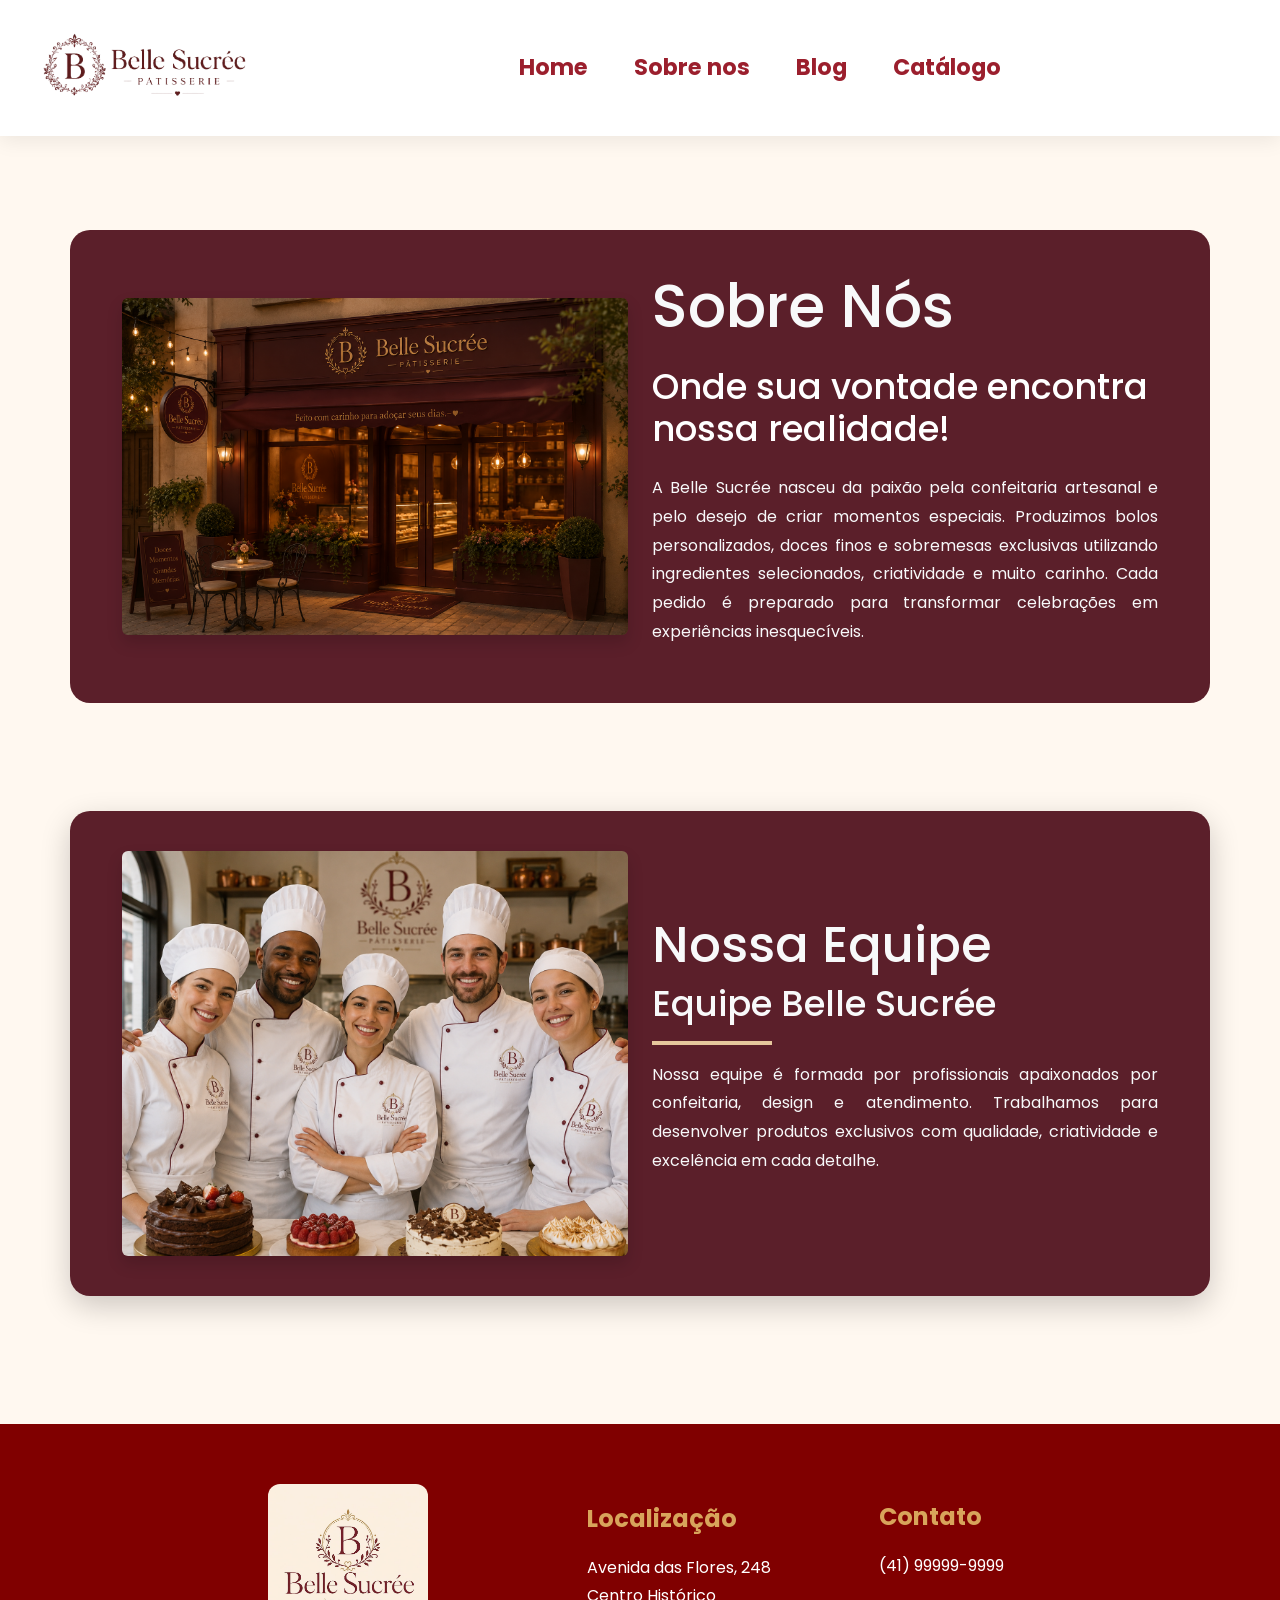
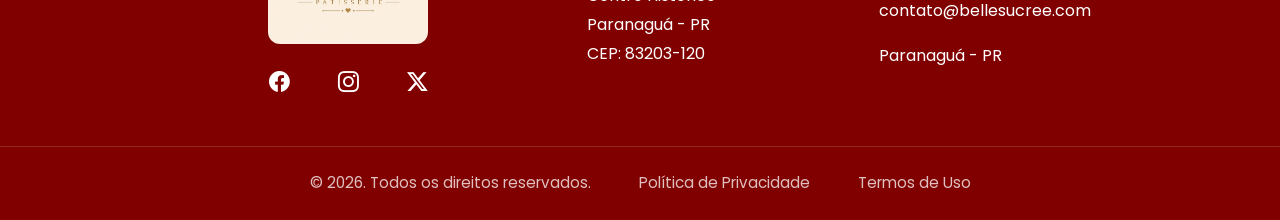
<file: Sobre.html>
<!DOCTYPE html>
<html lang="pt-BR">

<head>

    <meta charset="UTF-8">
    <meta name="viewport" content="width=device-width, initial-scale=1">

    <!-- SEO -->
    <title>Sobre Nós | Belle Sucrée Pâtisserie</title>

    <meta name="description"
        content="Conheça a Belle Sucrée, confeitaria premium especializada em bolos personalizados, doces finos e experiências inesquecíveis.">

    <meta name="keywords" content="confeitaria, bolos personalizados, doces finos, casamento, Belle Sucrée">

    <meta name="author" content="Belle Sucrée">

    <meta name="robots" content="index, follow">

    <!-- Open Graph -->

    <meta property="og:title" content="Belle Sucrée">

    <meta property="og:description" content="Confeitaria Premium">

    <meta property="og:image" content="img/facha_confeitaria.png">

    <meta property="og:type" content="website">

    <!-- Bootstrap -->

    <link href="https://cdn.jsdelivr.net/npm/bootstrap@5.3.8/dist/css/bootstrap.min.css" rel="stylesheet">

    <!-- Bootstrap Icons -->

    <link rel="stylesheet" href="https://cdn.jsdelivr.net/npm/bootstrap-icons@1.13.1/font/bootstrap-icons.min.css">

    <link rel="stylesheet" href="style/default.css">
    <link rel="stylesheet" href="./style/Sobre-nos.css">
    <link rel="preconnect" href="https://fonts.googleapis.com">
  <link rel="preconnect" href="https://fonts.gstatic.com" crossorigin>
  <link href="https://fonts.googleapis.com/css2?family=Poppins:ital,wght@0,100;0,200;0,300;0,400;0,500;0,600;0,700;0,800;0,900;1,100;1,200;1,300;1,400;1,500;1,600;1,700;1,800;1,900&display=swap" rel="stylesheet">

</head>

<body class="bg-main">

    <!-- HEADER -->

    <header>
        <nav class="navbar navbar-expand-lg navbar-custom fixed-top">

            <div class="container-fluid px-4">

                <!-- LOGO -->
                <div class="logo">
                    <img class="logo-navbar" src="./assets/logo_Belle_sucree_Horizontal-sem-fundo.png"
                        alt="Belle Sucrée logo">
                </div>

                <!-- BOTÃO MOBILE -->

                <button class="navbar-toggler" type="button" data-bs-toggle="collapse"
                    data-bs-target="#navbarSupportedContent" aria-controls="navbarSupportedContent"
                    aria-expanded="false" aria-label="Toggle navigation">

                    <span class="navbar-toggler-icon"></span>

                </button>

                <!-- MENU -->

                <div class="collapse navbar-collapse" id="navbarSupportedContent">

                    <ul class="navbar-nav mx-auto mb-2 mb-lg-0">

                        <li class="nav-item">
                            <a class="nav-link" href="./index.html">Home</a>
                        </li>

                        <li class="nav-item">
                            <a class="nav-link" href="./Sobre.html">Sobre nos</a>
                        </li>
                        
                        <li class="nav-item">
                            <a class="nav-link" href="./blog.html">Blog</a>
                        </li>

                        <li class="nav-item">
                            <a class="nav-link" href="./catalogo.html">Catálogo</a>
                        </li>



                    </ul>

                </div>

            </div>

        </nav>
    </header>

    <!-- SOBRE -->

    <main>

        <section class="container pb-5">

            <div class="row align-items-center flex-lg-row-reverse sobre-box">

                <div class="col-lg-6">
                    <h1 class="text-light">Sobre Nós</h1>

                    <h3 class="mt-4">
                        Onde sua vontade encontra nossa realidade!
                    </h3>

                    <p class="mt-4 text-light">
                        A Belle Sucrée nasceu da paixão pela confeitaria
                        artesanal e pelo desejo de criar momentos especiais.

                        Produzimos bolos personalizados, doces finos e sobremesas
                        exclusivas utilizando ingredientes selecionados,
                        criatividade e muito carinho.

                        Cada pedido é preparado para transformar
                        celebrações em experiências inesquecíveis.
                    </p>
                </div>

                <div class="col-lg-6">
                    <img src="assets/facha_confeitaria.png" alt="Fachada Belle Sucrée" class="img-fluid rounded shadow"
                        loading="lazy">
                </div>

            </div>

        </section>

        <!-- EQUIPE -->

        <section class="container pb-5">

            <div class="row align-items-center flex-lg-row-reverse equipe-box">

                <div class="col-lg-6">

                    <h2 class="text-light">Nossa Equipe</h2>

                    <h3 class="text-light">Equipe Belle Sucrée</h3>

                    <hr>

                    <p class="text-light">

                        Nossa equipe é formada por profissionais
                        apaixonados por confeitaria, design e atendimento.

                        Trabalhamos para desenvolver produtos
                        exclusivos com qualidade, criatividade e
                        excelência em cada detalhe.

                    </p>

                </div>

                <div class="col-lg-6">

                    <img src="assets/Equipe.png" alt="Equipe Belle Sucrée" class="img-fluid rounded shadow"
                        loading="lazy">

                </div>

            </div>

        </section>

    </main>

    <!-- FOOTER -->

      <footer class="footer">

        <div class="footer-container align-items-center">

            <!-- Logo -->

            <div class="footer-col d-flex flex-column">

                <div class="d-flex flex-column align-items-center">

                    <img class="logo-footer" src="./assets/logoBelleSucree.jpg" alt="Belle Sucrée logo">

                    <section class="d-flex gap-5 p-2">
                        <i class="bi bi-facebook"></i>
                        <i class="bi bi-instagram"></i>
                        <i class="bi bi-twitter-x"></i>
                    </section>

                </div>

            </div>

            <!-- localização -->

            <div class="footer-col">

                <h3>Localização</h3>

                <p>
                    Avenida das Flores, 248<br>
                    Centro Histórico<br>
                    Paranaguá - PR<br>
                    CEP: 83203-120
                </p>
            </div>

            <!-- Contato -->

            <div class="footer-col">

                <h3>Contato</h3>

                <p>(41) 99999-9999</p>

                <p>contato@bellesucree.com</p>

                <p>Paranaguá - PR</p>

            </div>

        </div>

        <div class="footer-bottom d-flex gap-5 justify-content-center">

            <span>© 2026. Todos os direitos reservados.</span>
            <span>Política de Privacidade</span>
            <span>Termos de Uso</span>

        </div>

    </footer>
    <script src="https://cdn.jsdelivr.net/npm/bootstrap@5.3.8/dist/js/bootstrap.bundle.min.js"></script>

</body>

</html>
</file>
<file: style/homeStyle.css>
:root {
  --fundoPrincipal: #fff8f0;
  --fundoSecoes: #f7efe6;
  --destaques: #9b1f2d;
  --botaoPrimario: #7a1f33;
  --botaoHover: #5e1626;
  --titulos: #5a3a2e;
  --texto: #6d4c41;
  --bordaDetalhes: #eadbc8;
  --destaqueIcones: #d8a45b;

}

* {
  font-family: "Poppins";
}

.btn:hover {
  background-color: white;
  color: black;
}

.logo-navbar {
  border-radius: 25px;
}

.linkHeader:hover {
  border-bottom: 2px solid var(--botaoHover);
  transition: 2s;
}

a {
  color: white;
  text-decoration: none;
}

a:hover {
  color: black;
}

#main {
  display: flex;
  flex-direction: column;
  align-items: center;
  gap: 20px;
  margin-top: 16px;

}

#hero {
  border-radius: 10px;
  background: #fdf2f3;
  overflow: hidden;

}

.buttonHero {
  height: 55px !important;
}

.content {
  display: flex;
  flex-direction: column;
  margin-top: 20px;
  padding: 10px;
}

h1 {
  color: var(--titulos) !important;
}

.buttonHero {
  height: 50px;
  width: 200px;
}

h2 {
  color: var(--destaques) !important;
}

.cardSection {
  padding: 10px;
  display: flex;
  flex-direction: column;
  align-items: center;
  gap: 10px;
  text-align: center;
  color: var(--texto) !important;
}

.card {
  border: 1.2px solid #800000;
  padding: 0;
  color: var(--texto) !important;
}

.card:hover {
  box-shadow:
    0 0 15px rgba(255, 20, 147, 0.7),
    0 0 30px rgba(255, 255, 255, 0.5),
    inset 0 0 10px rgba(255, 20, 147, 0.3);

  transform: translateY(-4px);
  transition: .5s;
  cursor: pointer;
}

.cardImg img {
  border-radius: 5px;
}

.cButton {
  background-color: #800000;
  padding: 10px;
  margin-bottom: 10px;
}

.cCatalogo {
  background-color: #800000 !important;
  padding: 10px !important;
  margin-bottom: 10px;
}

.aboutUs {
  background-color: #800000 !important;
  margin-bottom: 10px;
  display: flex;
  flex-direction: column;
  align-items: center;
  border-radius: 10px;

}

.about span {
  color: #fff !important;
  margin-bottom: 15px;
}

.about h2 {
  color: #fff !important;
}

.about p {
  color: #fff !important;
}

.buttonAbout {
  background-color: #800000 !important;
  padding: 10px !important;
  margin-bottom: 10px;
}

.contato {
  background-color: #ede8d0 !important;
  width: 100%;
  margin-bottom: 10px;
  display: flex !important;
  flex-direction: column;
  align-items: center;
  border-radius: 10px;

}

h3 {
  color: var(--destaqueIcones);
}

.bauet {
  height: 100px;
  width: 100px;
}

.logo-footer {
  height: 160px;
  width: auto;
  object-fit: contain;
}

.footer {
  background: #800000;
  color: #fff;
  margin-top: 80px;
}

.footer-container {
  max-width: 1400px;
  margin: 0 auto;
  display: grid;
  grid-template-columns: 1.5fr 1fr 1fr;
  gap: 80px;
  padding: 60px 60px 40px;
}

.footer-col h3 {
  font-size: 1.5rem;
  font-weight: 700;
  margin-bottom: 20px;
  color: var(--destaqueIcones);
}

.footer-col p {
  color: rgba(255, 255, 255, .85);
  line-height: 1.8;
}

.logo-footer {
  border-radius: 12px;
  margin-bottom: 15px;
}

.footer-col:first-child {
  max-width: 350px;
}

.footer-col section i {
  font-size: 1.3rem;
  cursor: pointer;
  transition: .3s;
}

.footer-col section i:hover {
  color: #D8A45B;
  transform: translateY(-3px);
}

.footer-bottom {
  border-top: 1px solid rgba(255, 255, 255, .15);

  padding: 25px;

  color: rgba(255, 255, 255, .75);

  font-size: .95rem;
}

.footer-bottom span {
  cursor: pointer;
  transition: .3s;
}

.footer-bottom span:hover {
  color: #D8A45B;
}


/* =========================
   Tablet
========================= */
@media (min-width: 768px) {

  .navbar-nav {
    margin: 0 auto;
    gap: 20px;
  }

  #hero {
    display: flex;
    align-items: center;
    justify-content: space-between;
    padding: 40px;
    gap: 40px;
  }

  .content {
    width: 50%;
  }

  .heroImg {
    width: 50%;
  }

  .heroDivImg {
    width: 100%;
    border-radius: 10px;
  }

  .buttonHero {
    max-width: 220px;
  }

  .cardSection {
    display: grid;
    grid-template-columns: repeat(2, 1fr);
    gap: 25px;
    padding: 30px;
  }

  .card {
    width: 100%;
  }

  .aboutUs {
    display: grid;
    grid-template-columns: 1fr 1fr;
    gap: 30px;
    align-items: center;
    padding: 40px;
  }

  .aboutUs img {
    width: 100%;
    border-radius: 10px;
  }

  #carouselExample {
    grid-column: 1 / span 2;
    margin-top: 30px;
  }

  .contato {
    display: grid;
    grid-template-columns: 1fr 1fr;
    align-items: center;
    gap: 30px;
    padding: 40px;
  }

  .contatoDescription {
    text-align: left;
  }

  .bauet {
    max-width: 300px;
  }

  #footer {
    display: grid;
    grid-template-columns: repeat(1, 1fr);
    gap: 30px;
    padding: 10px;
    text-align: center;
    align-items: center;
    justify-content: center;
  }

}

/* =========================
   Computador
========================= */

@media (min-width: 1024px) {
  .nav-item {
    display: flex;
  }

  #main {
    max-width: 1400px;
    margin: 0 auto;
    margin-top: 16px;
  }

  #hero {
    padding: 80px;
    background: #fdf2f3;
  }

  .content h1 {
    font-size: 4rem;
    max-width: 500px;
  }

  .content p {
    font-size: 1.2rem;
    max-width: 500px;
  }

  .heroDivImg {
    max-height: 500px;
    object-fit: cover;
  }

  .cardSection {
    display: grid;
    grid-template-columns: repeat(4, 1fr);
    gap: 25px;
    padding: 50px;
  }

  .card {
    transition: 0.3s;
  }

  .card:hover {
    transform: translateY(-8px);
  }

  .aboutUs {
    grid-template-columns: 1fr 1fr;
    padding: 80px;
    gap: 60px;
  }

  .about h2 {
    font-size: 3rem;
  }

  .about p {
    font-size: 1.1rem;
    line-height: 1.8;
  }

  #carouselExample {
    width: 600px;
    margin: 50px auto;
  }

  .contato {
    display: flex;
    justify-content: space-around;
    align-items: center;
    padding: 80px;
  }

  .contatoDescription h3 {
    font-size: 3rem;
  }

  .bauet {
    max-width: 400px;
  }

  #footer {
    display: grid;
    grid-template-columns: repeat(5, 1fr);
    gap: 20px;
    padding: 30px;
    text-align: center;
    align-items: center;
    justify-content: center;
  }


}

/* ===========================
TABLET
=========================== */

@media (max-width:1024px) {

  main {
    grid-template-columns: 1fr;
  }

  aside {
    display: grid;
    grid-template-columns: 1fr 1fr;
    gap: 25px;
  }

  .footer-container {
    gap: 40px;
    padding: 50px 30px;

  }

}

/* ===========================
CELULAR
=========================== */

@media (max-width:768px) {

  .header {
    flex-direction: column;
    gap: 20px;
    padding: 25px;
  }

  nav {
    gap: 20px;
    flex-wrap: wrap;
    justify-content: center;
  }

  .navbar-brand img {
    height: 60px;
  }

  .navbar-nav {
    gap: 10px;
    text-align: center;
    margin: 20px 0;
  }

  main {
    padding: 20px;
  }

  .titulo-produtos {
    display: none;
  }

  .produto {
    display: flex;
    flex-direction: column;
    align-items: flex-start;
    gap: 15px;
    padding: 20px;
    border: 1px solid #ececec;
    border-radius: 16px;
    margin-bottom: 18px;
  }

  .btn-pedido {
    width: 100%;
    margin-top: 10px;
  }

  .produto-img {
    width: 100%;
    height: 200px;
  }

  .produto-info {
    width: 100%;
  }

  .preco {
    font-size: 22px;
    color: #ff6d52;
  }

  .subtotal {
    display: none;
  }

  .contador {
    width: 100%;
    justify-content: space-between;
  }

  .contador button {
    width: 60px;
  }

  aside {
    display: block;
  }

  .footer-container {
    grid-template-columns: 1fr;
    text-align: center;
    gap: 40px;
  }

  .footer-col:first-child {
    max-width: 100%;
  }

  .logo-footer {
    margin: 0 auto 15px;
  }

  .footer-col section {
    justify-content: center;
  }

  .footer-bottom {
    flex-direction: column;
    align-items: center;
    text-align: center;
    gap: 12px !important;
  }

}

/* ===========================
TELAS PEQUENAS
=========================== */

@media (max-width:480px) {

  .header {
    padding: 20px;
  }

  .logo img {
    height: 50px;
  }

  .card {
    padding: 18px;
  }

  .produto-img {
    height: 180px;
  }

  .produto-info h3 {
    font-size: 20px;
  }

  .finalizar {
    font-size: 16px;
  }

}
</file>
<file: style/default.css>
:root {
    --fundoPrincipal: #FFF8F0;
    --fundoSecoes: #F7EFE6;
    --destaques: #9B1F2D;
    --botaoPrimario: #7A1F33;
    --botaoHover: #5E1626;
    --titulos: #5A3A2E;
    --texto: #6D4C41;
    --bordaDetalhes: #EADBC8;
    --destaqueIcones: #D8A45B;
}

.bg-main {
    background-color: var(--fundoPrincipal) !important;
}

.bg-sections {
    background-color: var(--fundoSecoes) !important;
}

.bg-destaque {
    background-color: var(--destaques) !important;
}

.btn-bg-primary {
    background-color: var(--botaoPrimario) !important;
}

.btn-hover:hover {
    background-color: var(--botaoHover) !important;
}

.text-title {
    color: var(--titulos) !important;
}

.text-common {
    color: var(--texto) !important;
}

.border-details {
    border-color: var(--bordaDetalhes) !important;
}

.icon-details {
    color: var(--destaqueIcones) !important;
}


* {
    margin: 0;
    padding: 0;
    box-sizing: border-box;
    
}

/* =========================== Cabeçalho =========================== */
.navbar-custom {
    background-color: #fff !important;
    box-shadow: 0 4px 20px rgba(0, 0, 0, .08);
    min-height: 100px;
    z-index: 9999;
}

.logo-navbar {
    height: 120px !important;
    width: auto;
    object-fit: contain;
}

.navbar-nav {
    gap: 30px;
}

.nav-item {
    display: flex;
    align-items: center;
    justify-content: center;
    font-size: 1.4rem;
}

.nav-link {
    color: var(--destaques) !important;
    font-weight: 700 !important;
    font-size: 1.4rem;
    padding: 14px 30px;
    position: relative;
    transition: .3s;
}

.nav-link:hover {
    color: var(--destaques) !important;
}

.nav-link::after {
    content: "";
    position: absolute;
    left: 0;
    bottom: -5px;
    width: 0;
    height: 2px;
    background: var(--destaques);
    transition: .3s;
}

.nav-link:hover::after {
    width: 100%;
}

.nav-link.active {
    color: var(--destaques) !important;
}

.btn-pedido {
    background: var(--botaoPrimario);
    color: #fff;
    border: none;
    padding: 12px 25px;
    border-radius: 50px;
    font-weight: 700;
    transition: .3s;
}

.btn-pedido:hover {
    background: var(--botaoHover);
    transform: translateY(-2px);
}

.navbar-toggler {
    border: 1px solid black;
}

.navbar-toggler:focus {
    box-shadow: none;
}

/* =========================== Footer =========================== */
.logo-footer {
    height: 160px !important;
    width: auto;
    object-fit: contain;
}

.footer {
    background: #800000;
    color: #fff;
    margin-top: 80px;
}

.footer-container {
    max-width: 1400px;
    margin: 0 auto;
    display: grid;
    grid-template-columns: 1.5fr 1fr 1fr;
    gap: 80px;
    padding: 60px 60px 40px;
}

.footer-col h3 {
    font-size: 1.5rem;
    font-weight: 700;
    margin-bottom: 20px;
    color: var(--destaqueIcones);
}

.footer-col p {
    color: rgba(255, 255, 255, .85);
    line-height: 1.8;
}

.logo-footer {
    border-radius: 12px;
    margin-bottom: 15px;
}

.footer-col:first-child {
    max-width: 350px;
}

.footer-col section i {
    font-size: 1.3rem;
    cursor: pointer;
    transition: .3s;
}

.footer-col section i:hover {
    color: #D8A45B;
    transform: translateY(-3px);
}

.footer-bottom {
    border-top: 1px solid rgba(255, 255, 255, .15);

    padding: 25px;

    color: rgba(255, 255, 255, .75);

    font-size: .95rem;
}

.footer-bottom span {
    cursor: pointer;
    transition: .3s;
}

.footer-bottom span:hover {
    color: #D8A45B;
}


/* ========================== RESPONSIVIDADE =========================== */

/* ===========================
TABLET
=========================== */

@media (max-width:1024px) {
    .footer-container {
        gap: 40px;
        padding: 50px 30px;

    }

}

/* ===========================
CELULAR
=========================== */

@media (max-width:768px) {

    .header {
        flex-direction: column !important;
        gap: 20px !important;
        padding: 25px !important;
    }

    nav {
        gap: 20px !important;
        flex-wrap: wrap !important;
        justify-content: center !important;
    }

    .navbar-brand img {
        height: 60px !important;
    }

    .navbar-nav {
        gap: 10px !important;
        text-align: center !important;
        margin: 20px 0 !important;
    }

    .footer-container {
        grid-template-columns: 1fr !important;
        text-align: center !important;
        gap: 40px !important;
    }

    .footer-col:first-child {
        max-width: 100% !important;
    }

    .logo-footer {
        margin: 0 auto 15px !important;
    }

    .footer-col section {
        justify-content: center !important;
    }

    .footer-bottom {
        flex-direction: column !important;
        align-items: center !important;
        text-align: center !important;
        gap: 12px !important;
    }

}

/* ===========================
TELAS PEQUENAS
=========================== */

@media (max-width:480px) {
    .header {
        padding: 20px !important;
    }

    .logo img {
        height: 50px !important;
    }
}
</file>
<file: style/blogStyle.css>
a{
    text-decoration: none;
    color: white;
}
main{
    display: flex;
    flex-direction: column;
    align-items: center;
    justify-content: center;
    gap: 10px;
}


.receitasSecao{
    display: flex;
    flex-direction: column;
    align-items: center;
    justify-content: center;
    padding: 10px;
    gap: 20px;
}
.receitasSemelhantes{
    display: flex;
    flex-direction: column;
    gap: 20px;
  
}


img{
    border-radius: 10px;
}

p{
    padding: 10px;
    margin: 0;
}

.formulario{
    background-color: #800000;
    border-radius: 10px;
    margin-top: 10px;
    padding: 10px;
    color: white;
}
#emailHelp{
    color: white;
}







/* ===========================
TABLET
=========================== */
 
@media (min-width:768px) {
    
    #app{
        display: grid;
        grid-template-areas:  
        "header header header"
        "main main main"
        "footer footer footer"
        ;
    }
    
    header{
        grid-area: header;
    }
    main{
        grid-area: main;
        
    }
  
    footer{
        grid-area: footer;
    }
    
    img{
        height: 400px !important; 
    }
    .receitasSemelhantes{
        display: grid !important;
        grid-template-columns: 1fr !important;
        grid-template-rows: 1fr 1fr !important;

        
    }
    .receitasSemelhantes img {
            height: 200px !important;
        }
    .footer-container {
        grid-template-columns: 1fr;
        text-align: center;
        gap: 40px;
    }
 
    .footer-col:first-child {
        max-width: 100%;
    }
 
    .logo-footer {
        margin: 0 auto 15px;
    }
 
    .footer-col section {
        justify-content: center;
    }
 
    .footer-bottom {
        flex-direction: row;
        align-items: center;
        text-align: center;
        
    }
 
}
 

@media (min-width:1024px) {
    .receitasSemelhantes{
        /* display: flex;
        flex-direction: row; */
        grid-template-columns: 1fr 1fr !important;
        grid-template-rows: 1fr 1fr !important;        
    }
    header{
        padding: 10px;
    }
    li{
        display: flex;
        align-items: center;
        justify-content: center;
    }
}
</file>
<file: style/carrinho.css>
/* ===========================
RESET
=========================== */
:root {
    --fundoPrincipal: #FFF8F0;
    --fundoSecoes: #F7EFE6;
    --destaques: #9B1F2D;
    --botaoPrimario: #7A1F33;
    --botaoHover: #5E1626;
    --titulos: #5A3A2E;
    --texto: #6D4C41;
    --bordaDetalhes: #EADBC8;
    --destaqueIcones: #D8A45B;
}

* {
    margin: 0;
    padding: 0;
    box-sizing: border-box;
}

html {
    scroll-behavior: smooth;
}

body {
    font-family: Arial, Helvetica, sans-serif;
    background: var(--fundoPrincipal) !important;
    color: #333;
    line-height: 1.5;
    padding-top: 110px;
    font-size: 18px;

}

a {
    text-decoration: none;
    color: inherit;
}

button {
    cursor: pointer;
    font-family: inherit;
}

img {
    display: block;
    max-width: 100%;
}

.checkout-container {
    max-width: 1600px;
    width: 95%;
    margin: 0 auto;
}

/* ===========================
HEADER
=========================== */

.navbar-custom {
    background: #FFF8F0 !important;
    box-shadow: 0 4px 20px rgba(0, 0, 0, .08);
    min-height: 100px;
    z-index: 9999;
}

.logo-navbar {
    height: 120px;
    width: auto;
    object-fit: contain;
    overflow: hidden;
}

.navbar-nav {
    gap: 30px;
}
.nav-item{
    font-size: 1.4rem;
}

.nav-link {
    color: var(--titulos) !important;
    font-weight: 600;
    font-size: 1.1rem;
    padding: 14px 30px;
    position: relative;
    transition: .3s;
}

.nav-link:hover {
    color: var(--destaques) !important;
}

.nav-link::after {
    content: "";
    position: absolute;
    left: 0;
    bottom: -5px;
    width: 0;
    height: 2px;
    background: var(--destaques);
    transition: .3s;
}

.nav-link:hover::after {
    width: 100%;
}

.nav-link.active {
    color: var(--destaques) !important;
}

.btn-pedido {
    background: var(--botaoPrimario);
    color: #fff;
    border: none;
    padding: 12px 25px;
    border-radius: 50px;
    font-weight: 700;
    transition: .3s;
}

.btn-pedido:hover {
    background: var(--botaoHover);
    transform: translateY(-2px);
}

.navbar-toggler {
    border: none;
}

.navbar-toggler:focus {
    box-shadow: none;
}

/* ===========================
MAIN
=========================== */

main {
    display: grid;
    grid-template-columns: minmax(0, 1fr) 420px;
    gap: 40px;
    padding: 50px;
    align-items: start;
}

.checkout {
    min-width: 0;
}

aside {
    width: 100%;
}

/* ===========================
CARD
=========================== */

.card {
    overflow: hidden;
    background: var(--fundoSecoes) !important;
    border-radius: 18px;
    padding: 35px;
    margin-bottom: 25px;
    box-shadow: 0 10px 30px rgba(0, 0, 0, .05);
}

/* ===========================
ENDEREÇO
=========================== */

.endereco h2 {
    margin-bottom: 15px;
    font-size: 2rem;
}

.info strong {
    display: block;
    font-size: 18px;
    margin-bottom: 5px;
}

.info span {
    color: #777;
}

.info p {
    margin-top: 10px;
    color: #555;
}

/* ===========================
PRODUTOS
=========================== */
.scroll{
    overflow-y: scroll !important;
    max-height: 622px !important;
}
.titulo-produtos {
    display: grid;
    grid-template-columns: 80px 2fr 1fr 1fr 1fr;
    gap: 15px;
    align-items: center;
    font-weight: bold;
    color: #777;
    padding-bottom: 15px;
    border-bottom: 1px solid #ececec;
    margin-bottom: 15px;
}

.produto {
    display: grid;
    grid-template-columns: 80px 2fr 1fr 1fr 1fr;
    gap: 15px;
    align-items: center;
    padding: 18px 0;
    border-bottom: 1px solid #efefef;
}

.produto:last-child {
    border: none;
}

.produto-img {
    width: 80px;
    height: 80px;
    border-radius: 12px;
    overflow: hidden;
    background: #f1f1f1;
}

.produto-img img {
    width: 100%;
    height: 100%;
    object-fit: cover;
}

.produto-info {
    min-width: 0;
}

.produto-info h3 {
    font-size: 1.3rem;
    margin-bottom: 6px;
}

.produto-info p {
    color: #777;
    font-size: 1rem;
}

.preco,
.subtotal {
    font-size: 1.2rem;
    font-weight: 700;
    color: #444;
}

.contador {
    display: flex;
    justify-content: center;
    align-items: center;
    border: 1px solid #ddd;
    border-radius: 10px;
    overflow: hidden;
    width: 120px;
    border-color: black;
    background-color: #f3ede6f6;
}

.contador button {
    width: 35px;
    height: 40px;
    border: none;
    background:var(--botaoPrimario);
    color: white;
    font-size: 20px;
    transition: .3s;
}

.contador span {
    flex: 1;
    text-align: center;
    font-weight: bold;
}

.contador button:hover {
    background: var(--botaoHover);
    color: #fff;
}

/* ===========================
RESUMO
=========================== */

.resumo h2 {
    margin-bottom: 25px;
    font-size: 2rem;
}

.linha {
    display: flex;
    justify-content: space-between;
    align-items: center;
    margin: 15px 0;
}

.total {
    font-size: 22px;
    margin-top: 20px;
}

hr {
    border: none;
    border-top: 1px solid #ececec;
    margin: 20px 0;
}

.cupom {
    border: none;
    background: #a71d3b;
    transition: .3s;
    font-weight: 600;
    color: white;
    padding: 8px 15px;
    border-radius: 8px;
}
.cupom:hover{
    background: #8f1731;
}

.finalizar {
    width: 100%;
    margin-top: 25px;
    border: none;
    padding: 18px;
    border-radius: 50px;
    background: var(--botaoPrimario);
    color: #fff;
    font-size: 18px;
    font-weight: bold;
    transition: .3s;
}

.finalizar:hover {
    background:var(--botaoHover);
}

/* ===========================
PAGAMENTO
=========================== */
.pagamento{
    max-height: 300px !important;
}
.pagamento h2 {
    margin-bottom: 20px;
}

.pagamento label {
    display: flex;
    align-items: center;
    gap: 10px;
    margin-bottom: 18px;
}

.continuar,
.limpar {
    width: 45%;
    padding: 15px;
    border: none;
    border-radius: 12px;
    margin-top: 15px;
    font-weight: bold;
}

.continuar {
    background: #C98A3D;
    color: #fff;
}

.limpar {
    background: #ececec;
}
.btn-sem-com{
    justify-content: space-between;
}

/* ===========================
FOOTER
=========================== */

.logo-footer {
    height: 160px;
    width: auto;
    object-fit: contain;
}

.footer {
    background: #800000;
    color: #fff;
    margin-top: 80px;
}

.footer-container {
    max-width: 1400px;
    margin: 0 auto;
    display: grid;
    grid-template-columns: 1.5fr 1fr 1fr;
    gap: 80px;
    padding: 60px 60px 40px;
}

.footer-col h3 {
    font-size: 1.5rem;
    font-weight: 700;
    margin-bottom: 20px;
    color: var(--destaqueIcones);
}

.footer-col p {
    color: rgba(255, 255, 255, .85);
    line-height: 1.8;
}

.logo-footer {
    border-radius: 12px;
    margin-bottom: 15px;
}

.footer-col:first-child {
    max-width: 350px;
}

.footer-col section i {
    font-size: 1.3rem;
    cursor: pointer;
    transition: .3s;
}

.footer-col section i:hover {
    color: #D8A45B;
    transform: translateY(-3px);
}

.footer-bottom {
    border-top: 1px solid rgba(255, 255, 255, .15);

    padding: 25px;

    color: rgba(255, 255, 255, .75);

    font-size: .95rem;
}

.footer-bottom span {
    cursor: pointer;
    transition: .3s;
}

.footer-bottom span:hover {
    color: #D8A45B;
}

/* ===========================
TABLET
=========================== */

@media (max-width:1024px) {

    main {
        grid-template-columns: 1fr;
    }

    aside {
        display: grid;
        grid-template-columns: 1fr 1fr;
        gap: 25px;
    }

    .footer-container {
        gap: 40px;
        padding: 50px 30px;

    }

}

/* ===========================
CELULAR
=========================== */

@media (max-width:768px) {

    body {
        padding-top: 95px;
    }

    .header {
        flex-direction: column;
        gap: 20px;
        padding: 25px;
    }

    nav {
        gap: 20px;
        flex-wrap: wrap;
        justify-content: center;
    }

    .navbar-brand img {
        height: 60px;
    }

    .navbar-nav {
        gap: 10px;
        text-align: center;
        margin: 20px 0;
    }

    main {
        padding: 20px;
    }

    .titulo-produtos {
        display: none;
    }

    .produto {
        display: flex;
        flex-direction: column;
        align-items: flex-start;
        gap: 15px;
        padding: 20px;
        border: 1px solid #ececec;
        border-radius: 16px;
        margin-bottom: 18px;
    }

    .btn-pedido {
        width: 100%;
        margin-top: 10px;
    }

    .produto-img {
        width: 100%;
        height: 200px;
    }

    .produto-info {
        width: 100%;
    }

    .preco {
        font-size: 22px;
        color: #ff6d52;
    }

    .subtotal {
        display: none;
    }

    .contador {
        width: 100%;
        justify-content: space-between;
    }

    .contador button {
        width: 60px;
    }

    aside {
        display: block;
    }

    .footer-container {
        grid-template-columns: 1fr;
        text-align: center;
        gap: 40px;
    }

    .footer-col:first-child {
        max-width: 100%;
    }

    .logo-footer {
        margin: 0 auto 15px;
    }

    .footer-col section {
        justify-content: center;
    }

    .footer-bottom {
        flex-direction: column;
        align-items: center;
        text-align: center;
        gap: 12px !important;
    }

}

/* ===========================
TELAS PEQUENAS
=========================== */

@media (max-width:480px) {

    .header {
        padding: 20px;
    }

    .logo img {
        height: 50px;
    }

    .card {
        padding: 18px;
    }

    .produto-img {
        height: 180px;
    }

    .produto-info h3 {
        font-size: 20px;
    }

    .finalizar {
        font-size: 16px;
    }

}
</file>
<file: style/catalogo.css>
body {
    padding-top: 106px !important;
}

.h-400px {
    height: 400px !important;
}


.img {
    height: 220px !important;
}
.img > img {
    width: 100% !important;
    height: auto !important;
    object-fit: cover;
    object-position: center;
    -o-object-fit: cover;
    -o-object-position: center;

    border: 5px ridge var(--botaoHover) !important;
    border-radius: 15px !important;
}

.produtos {
    gap: 10px;
    justify-content: center;
}

.produtos div {
    border-radius: 20px;
}

.produtos div button {
    background-color: var(--botaoHover) !important;
    color: #fff !important;
    font-weight: bold;
    border: 5px ridge var(--botaoHover) !important;
    border-radius: 15px !important;
    text-shadow: 0 0 20px rgb(255, 120, 120) !important;
}

@media (min-width: 2560px) {
    [class*="col-xl-2.4"] { width: 20% !important;}
    .produtos {
        gap: 32px;
    }
}
</file>
<file: style/Sobre-nos.css>
body{

    font-family: "Poppins";
    background:#fff !important;

    color:#222;

}

main{
    padding-top: 150px;
}



.navbar-brand{

    color:#4b1111;
    font-size:28px;

}

.nav-link{

    color:#333;
    font-weight:500;

}

.nav-link:hover{

    color:#8d5d37;

}

.sobre-box{
    background-color: #5B1F2A; /* Bordô */
    border-radius: 20px;
    padding: 40px;
    margin-top: 80px;
}

.sobre-box h1,
.sobre-box h2,
.sobre-box h3,
.sobre-box p{
    color: #fff;
}

/* <------- equipe -------> */
.equipe-box{
    background-color: #5B1F2A; /* Bordô */
    border-radius: 20px;
    padding: 40px;
    margin-top: 60px;
    box-shadow: 0 10px 30px rgba(0,0,0,.2);
}

.equipe-box h2,
.equipe-box h3,
.equipe-box p{
    color: #fff;
}

.equipe-box hr{
    border: 2px solid #E6C79C;
    opacity: 1;
    width: 120px;
}

.equipe-box img{
    border-radius: 15px;
}

h1{

    font-size:60px;
    margin-bottom:20px;

}

h2{

    font-size:50px;

}

h3{

    font-size:35px;

}

p{

    text-align:justify;
    line-height:1.8;

}

img{

    transition:.4s;

}

img:hover{

    transform:scale(1.02);

}

footer{
    background-color: #800000 !important;
    color: white;
    display: flex;
    align-items: center !important;
    justify-content: center !important;
    flex-direction: column;
    
}

footer p{
    color: #fff !important;
}
.footer-bottom{
    width: 100% !important;
}



.redeSocial{
  display: flex;
  gap: 50px;
  align-items: center;
  justify-content: center;
}
</file>
